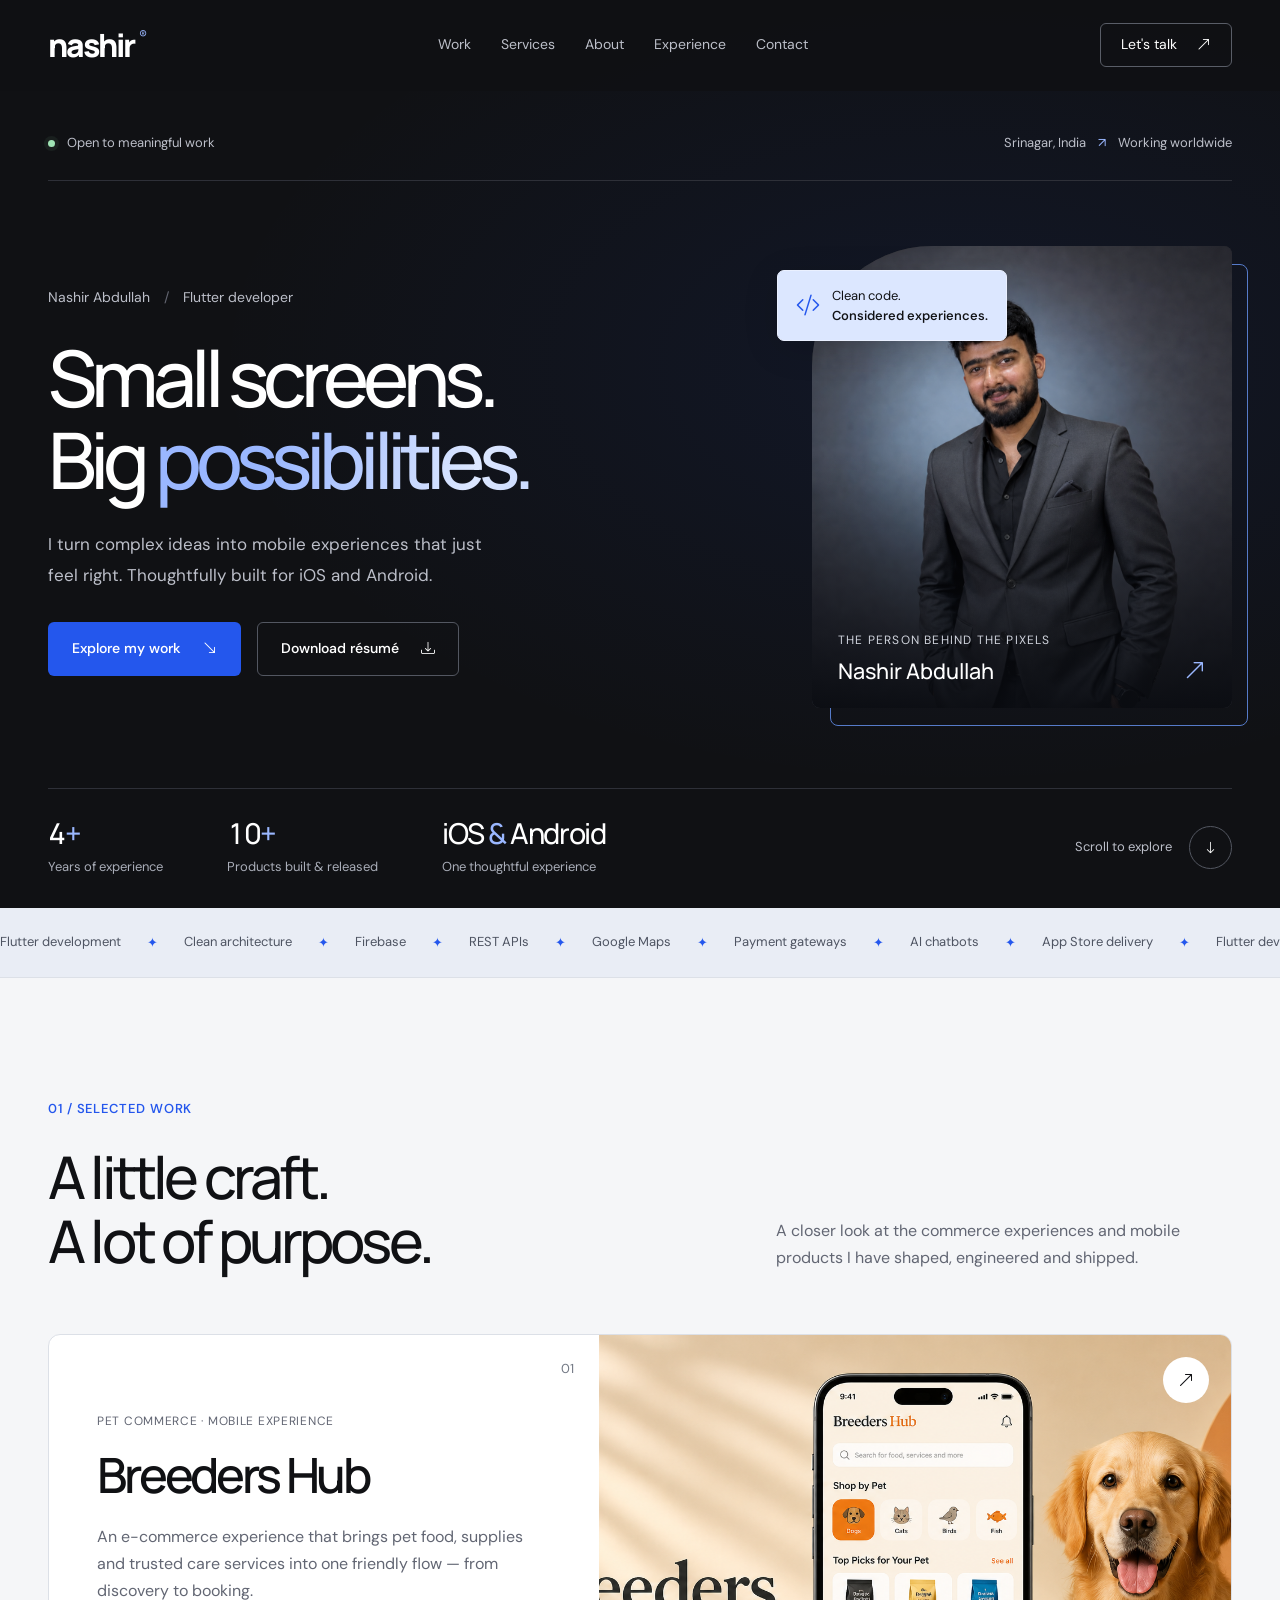
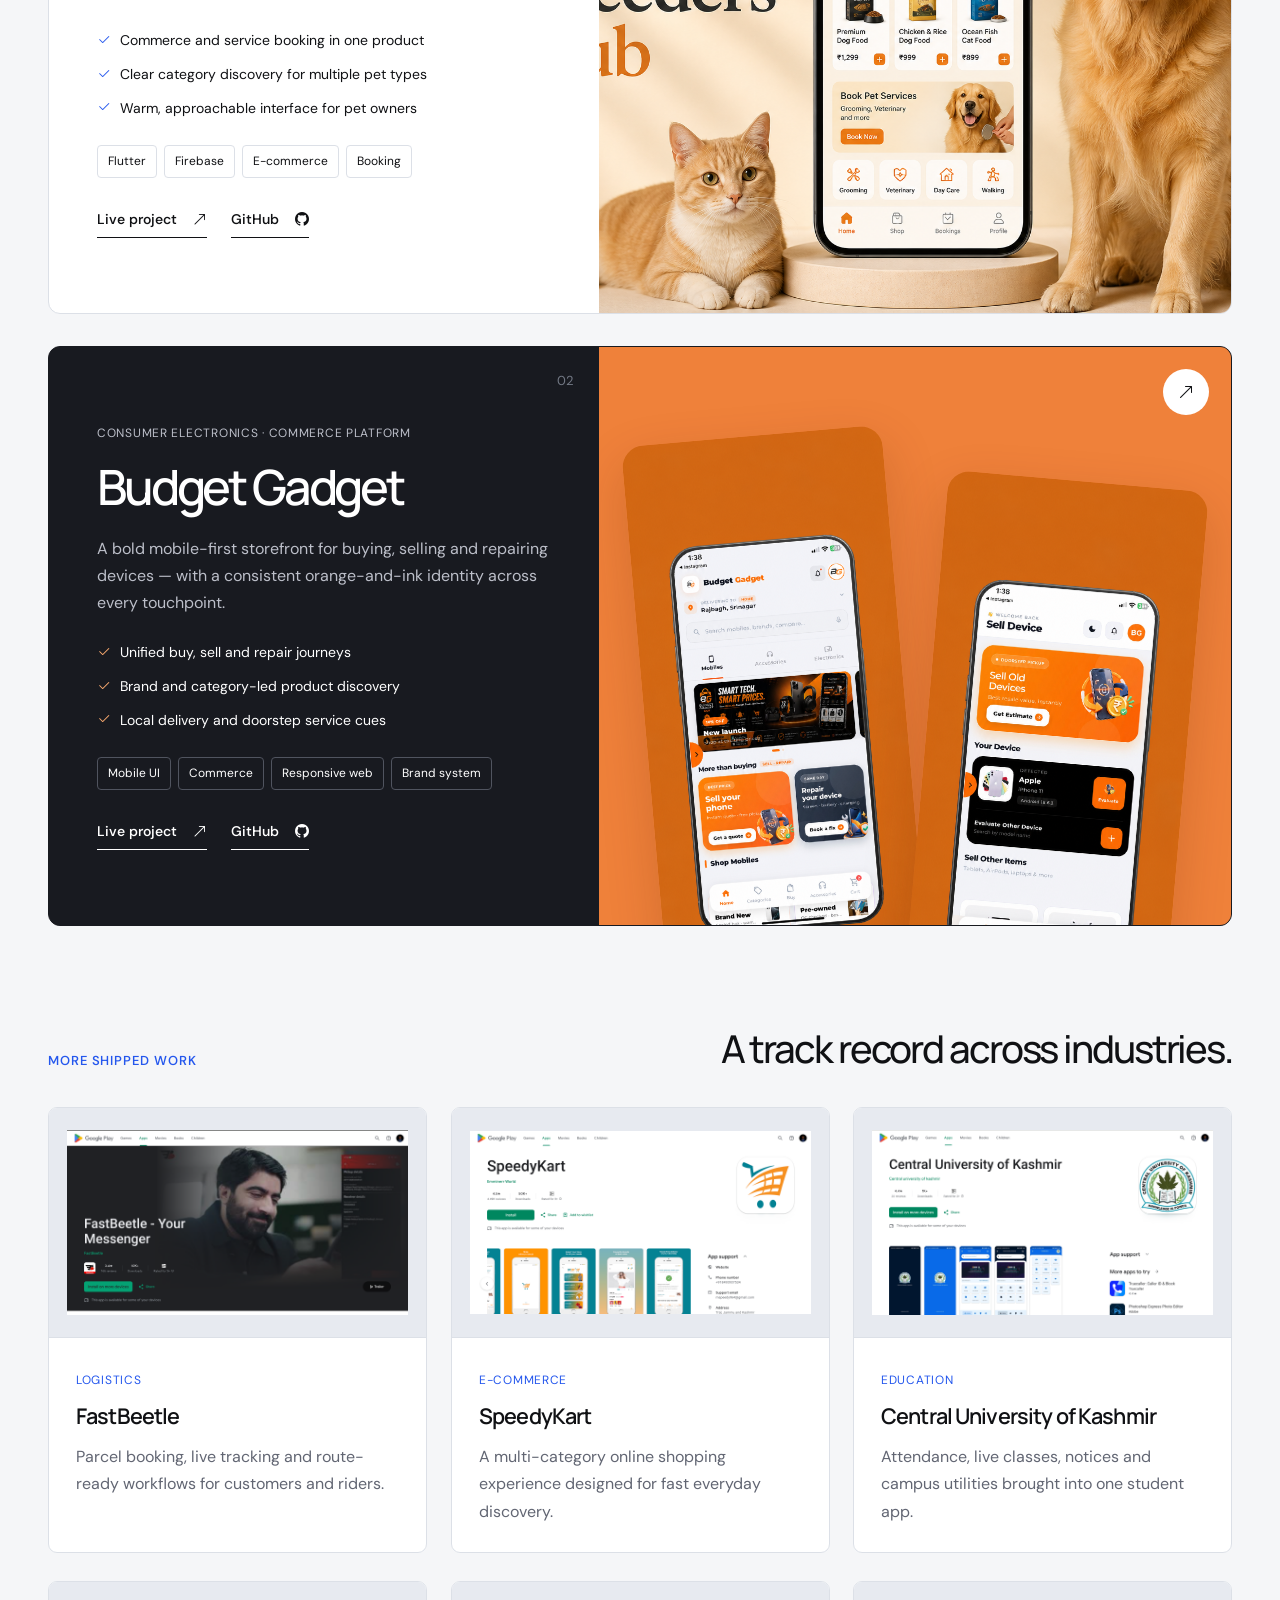
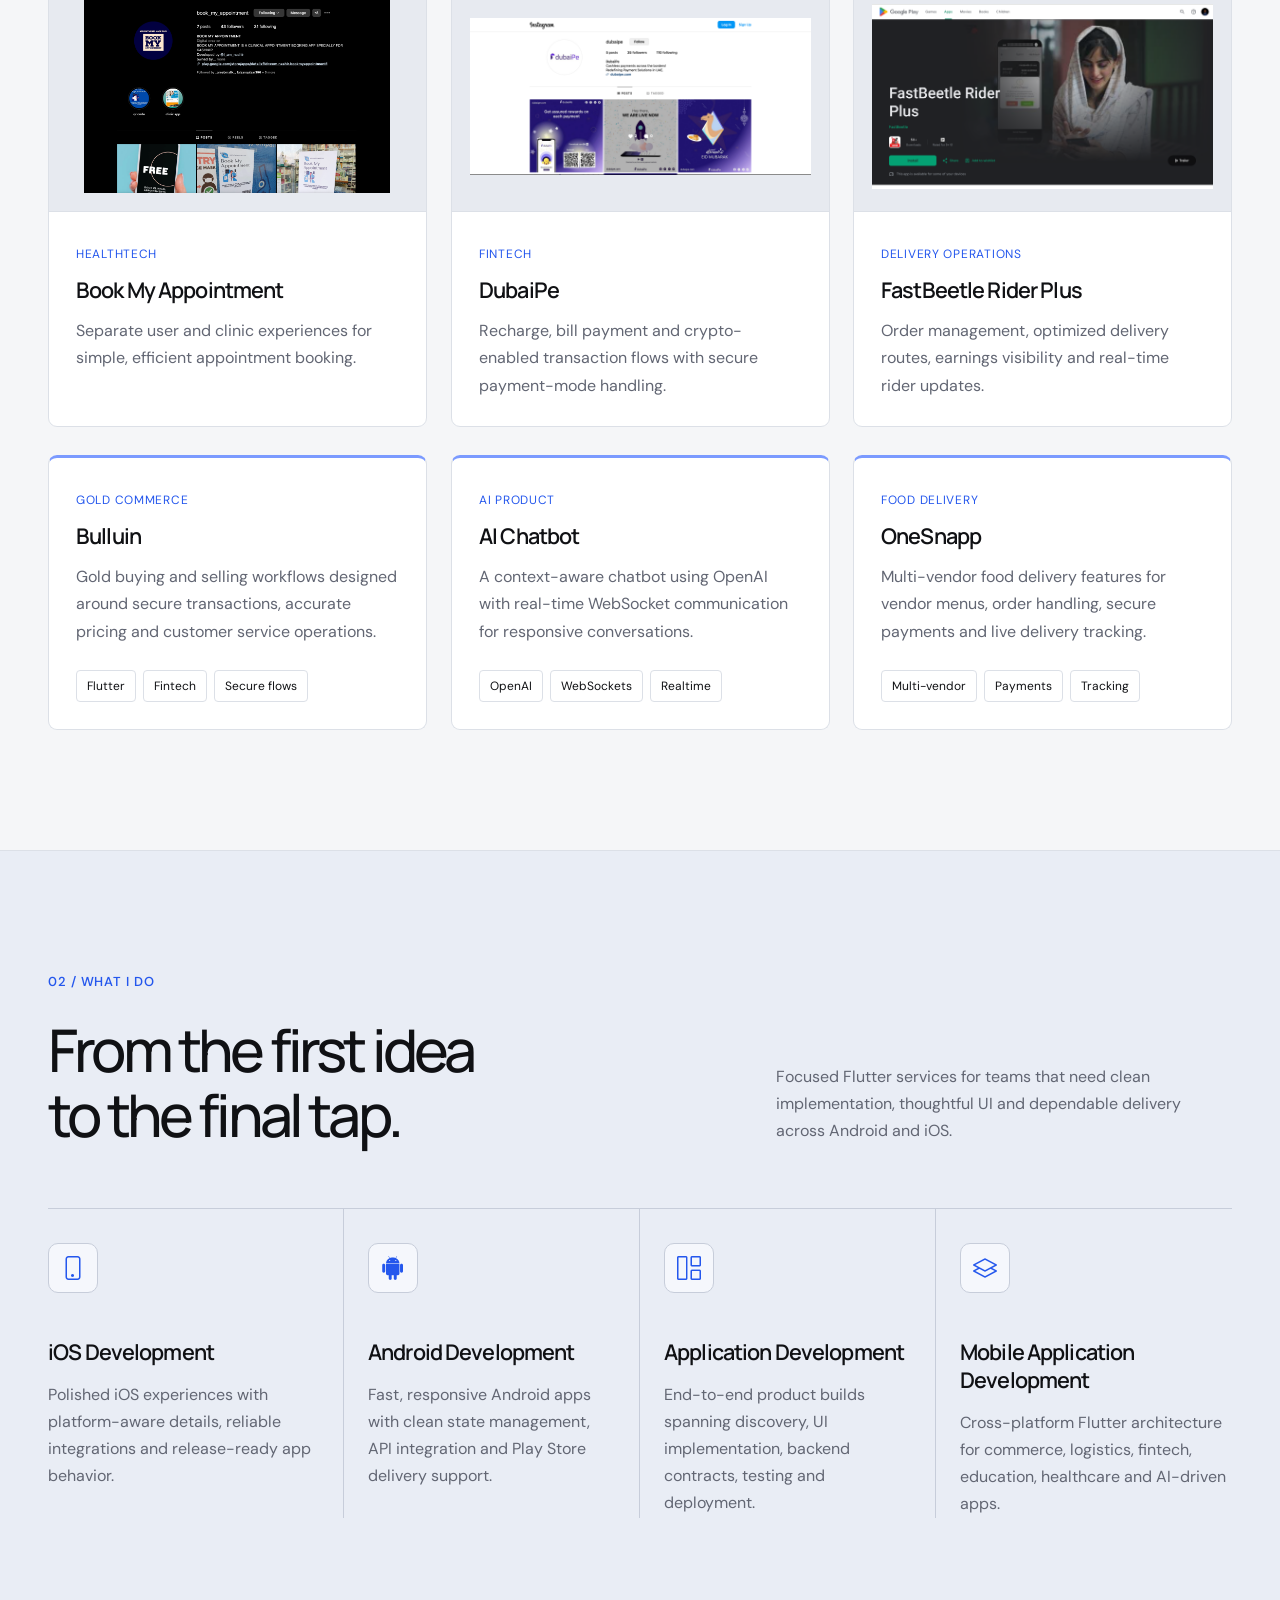
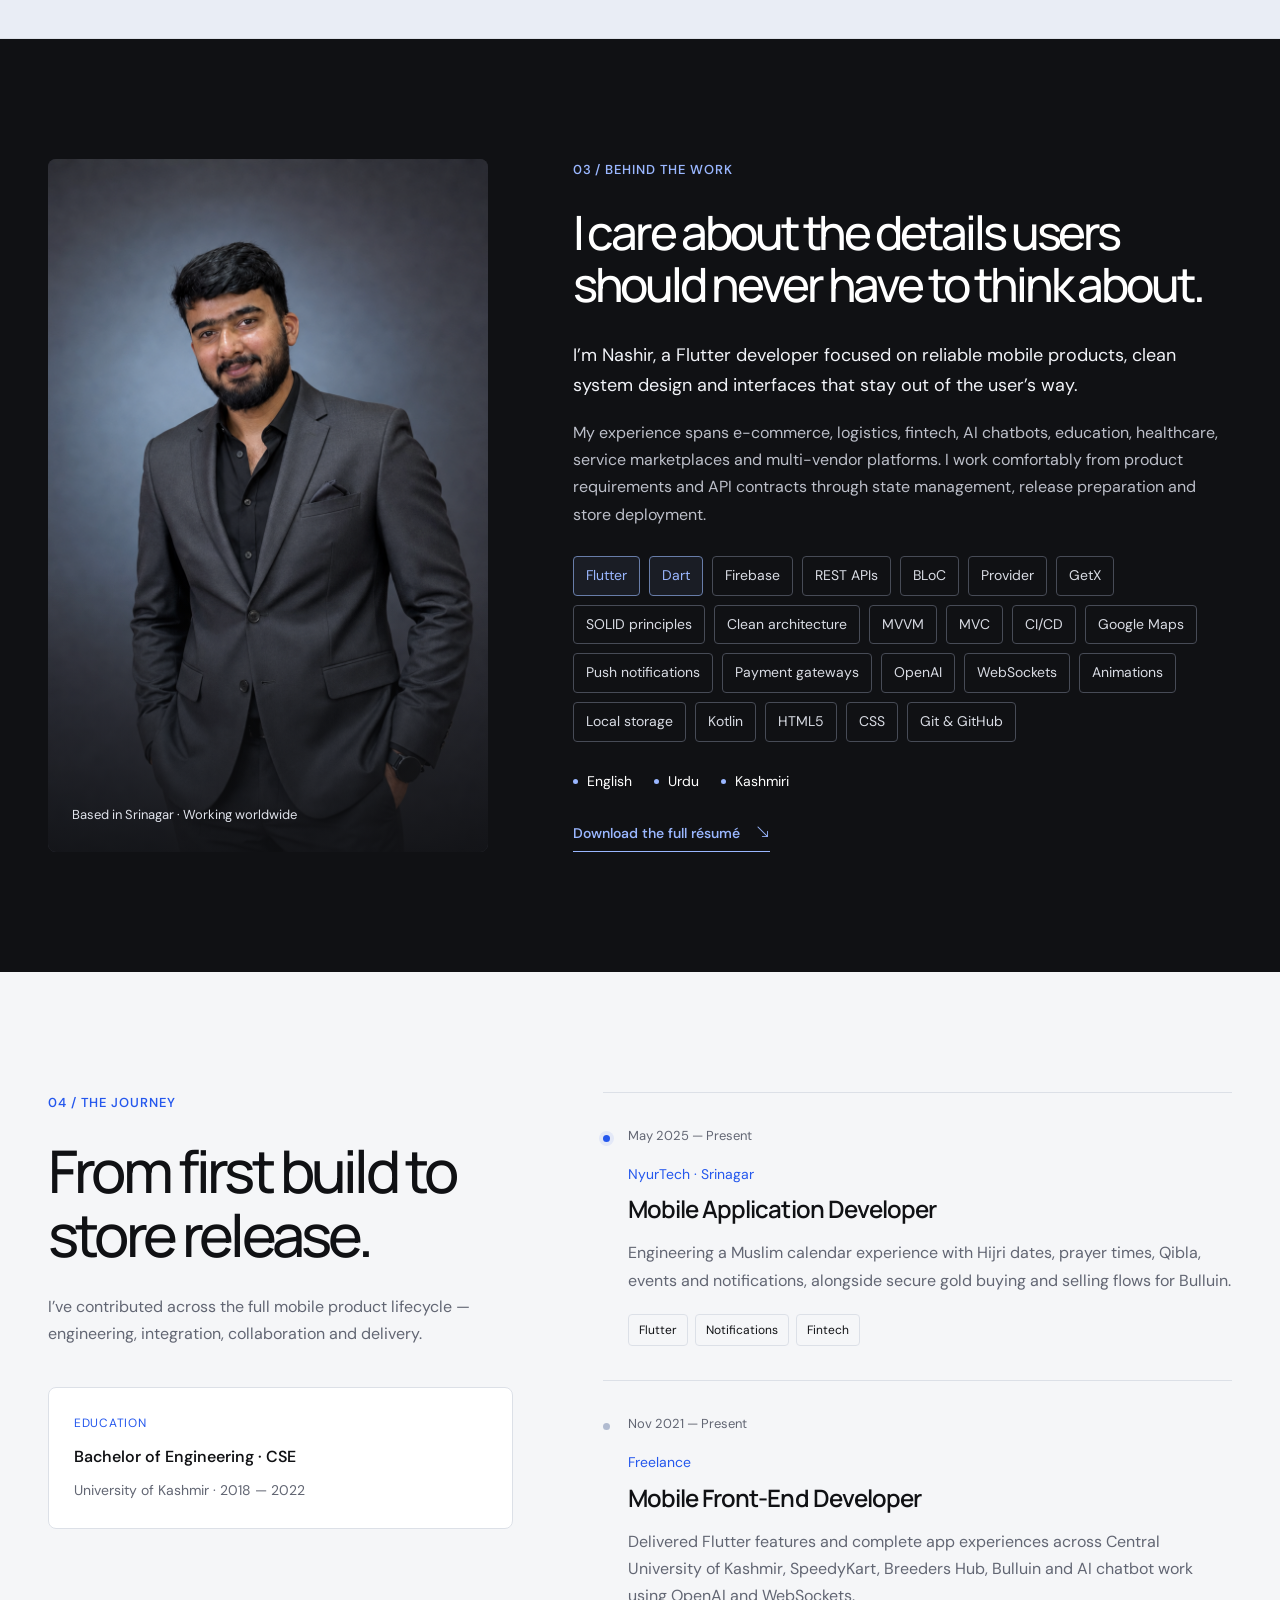
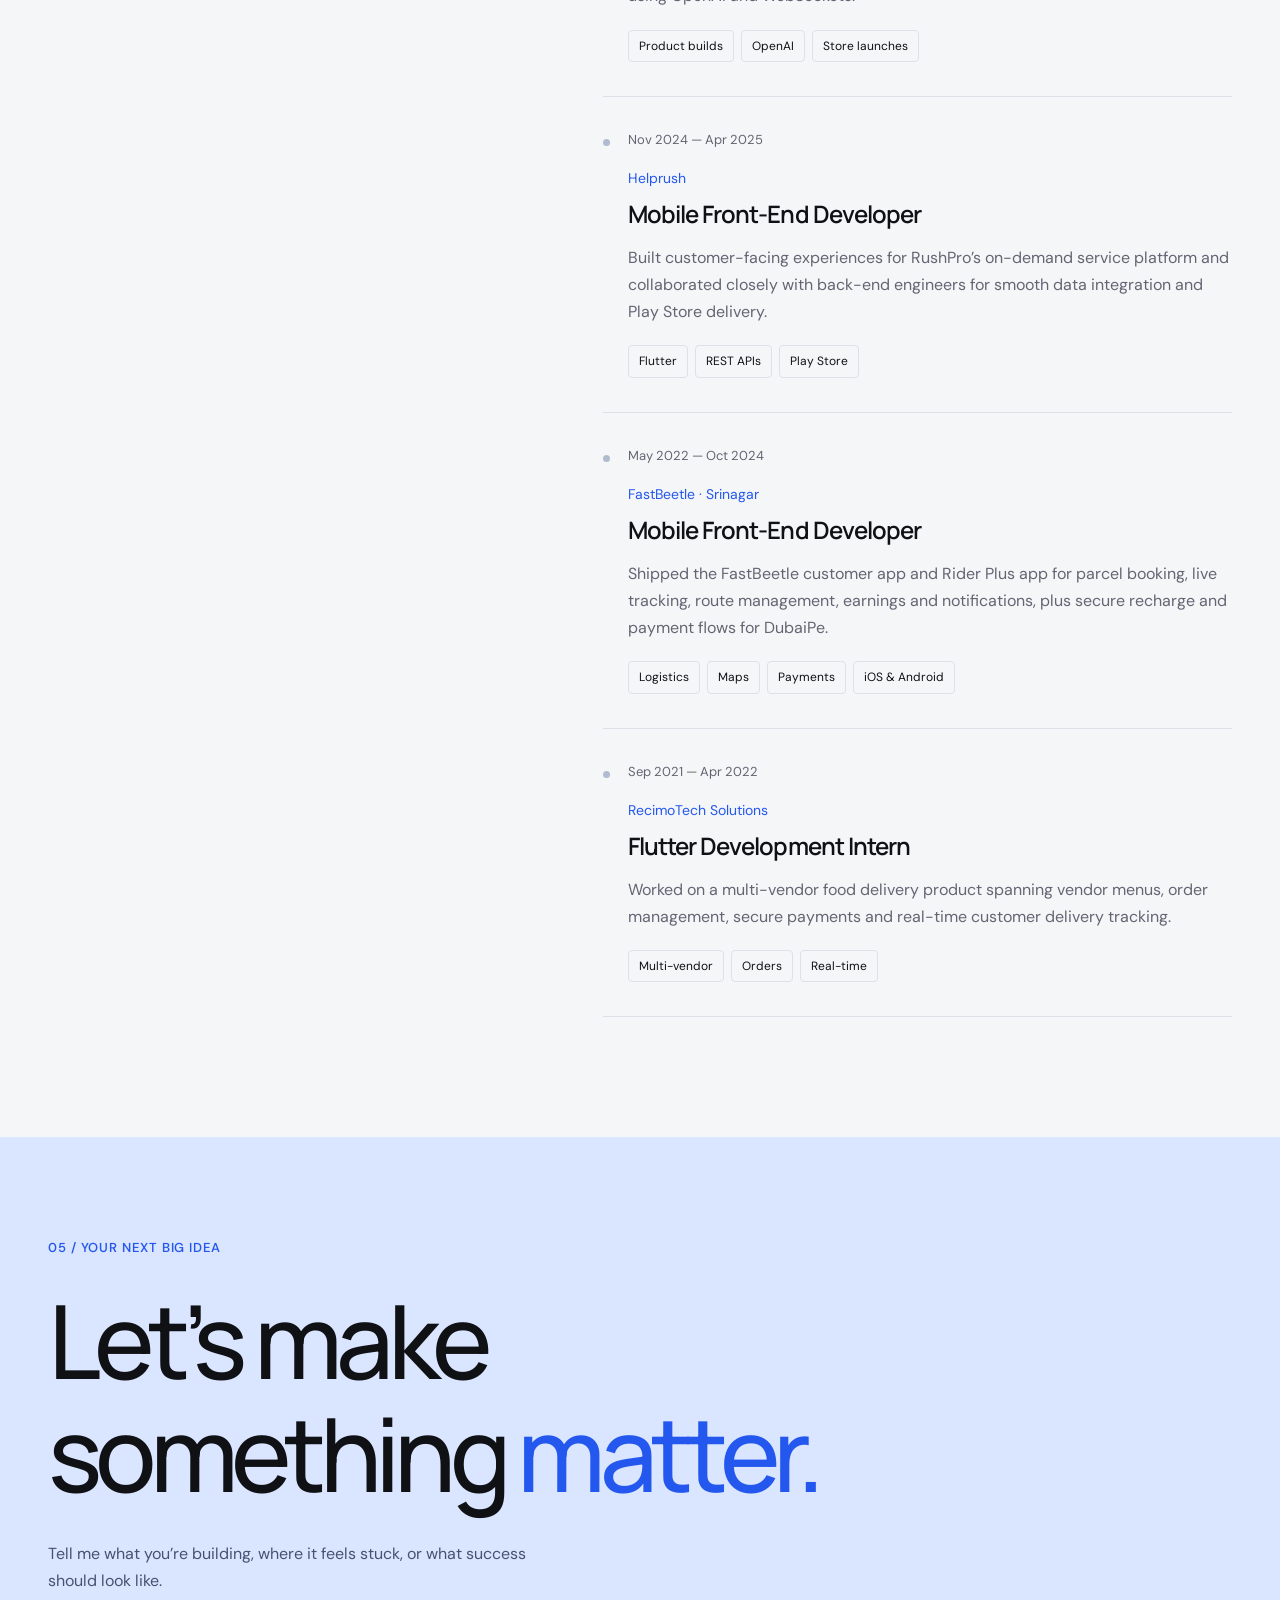
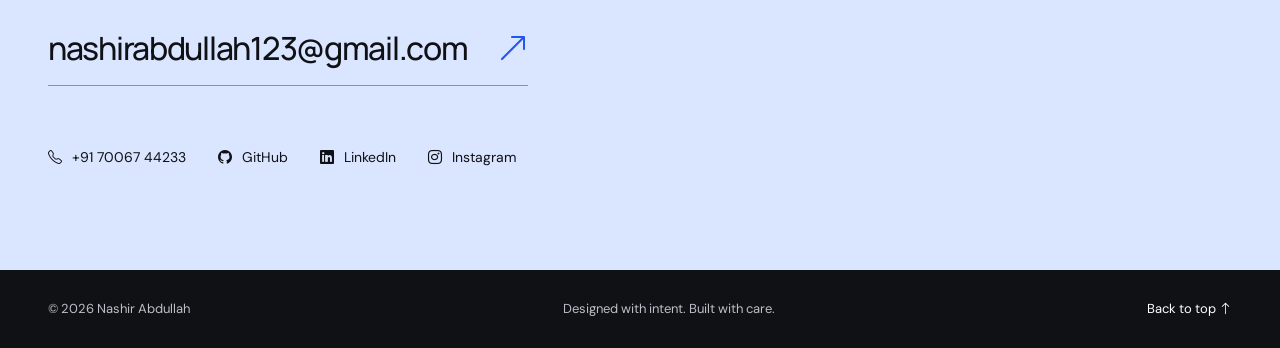
<file: index.html>
<!doctype html>
<html lang="en">
<head>
  <meta charset="utf-8">
  <meta name="viewport" content="width=device-width, initial-scale=1">
  <title>Nashir Abdullah — Mobile Application Developer (Flutter)</title>
  <meta name="description" content="Portfolio of Nashir Abdullah, a Flutter mobile application developer building polished iOS and Android products across e-commerce, logistics, fintech, education, service platforms and AI.">
  <meta name="keywords" content="Nashir Abdullah, Flutter developer, mobile app developer, Dart, Firebase, Srinagar">
  <meta name="theme-color" content="#101114">
  <meta property="og:type" content="website">
  <meta property="og:title" content="Nashir Abdullah — Mobile Application Developer (Flutter)">
  <meta property="og:description" content="Production-grade Flutter apps for iOS and Android, thoughtfully engineered and beautifully crafted.">
  <meta property="og:image" content="https://nashirdrabi.github.io/my_portfolio_bootstrap/public/og.png">
  <meta property="og:url" content="https://nashirdrabi.github.io/my_portfolio_bootstrap/">
  <meta name="twitter:card" content="summary_large_image">
  <meta name="twitter:title" content="Nashir Abdullah — Mobile Application Developer (Flutter)">
  <meta name="twitter:description" content="Production-grade Flutter apps for iOS and Android, thoughtfully engineered and beautifully crafted.">
  <meta name="twitter:image" content="https://nashirdrabi.github.io/my_portfolio_bootstrap/public/og.png">
  <link rel="preconnect" href="https://fonts.googleapis.com">
  <link rel="preconnect" href="https://fonts.gstatic.com" crossorigin>
  <link href="https://fonts.googleapis.com/css2?family=DM+Sans:wght@400;450;500;550;600;650;700&amp;family=Manrope:wght@400;500;600;650;700;800&amp;display=swap" rel="stylesheet">
  <link href="assets/vendor/bootstrap-icons/bootstrap-icons.css" rel="stylesheet">
  <link href="assets/css/portfolio.css" rel="stylesheet">
  <link rel="icon" href="assets/img/nashir-favicon.ico" sizes="any">
  <link rel="icon" href="assets/img/nashir-favicon-32.png" type="image/png" sizes="32x32">
  <link rel="icon" href="assets/img/nashir-favicon.svg" type="image/svg+xml" sizes="any">
  <link rel="apple-touch-icon" href="assets/img/nashir-apple-touch-icon.png" sizes="180x180">
</head>
<body>
  <div class="reading-progress" aria-hidden="true"></div>
  <a class="skip-link" href="#main">Skip to content</a>
  <header class="site-header" id="site-header">
    <div class="shell nav-shell">
      <a class="brand" href="#home" aria-label="Nashir Abdullah home">nashir<span>®</span></a>
      <nav class="site-nav" id="site-nav" aria-label="Main navigation">
        <a href="#work">Work</a><a href="#services">Services</a><a href="#about">About</a><a href="#experience">Experience</a><a href="#contact">Contact</a>
      </nav>
      <a class="nav-cta" href="mailto:nashirabdullah123@gmail.com">Let's talk <i class="bi bi-arrow-up-right"></i></a>
      <button class="nav-toggle" type="button" aria-controls="site-nav" aria-expanded="false" aria-label="Open menu"><span></span><span></span></button>
    </div>
  </header>

  <main id="main">
    <section class="hero" id="home" aria-labelledby="hero-title">
      <div class="shell">
        <div class="hero-topline"><p><span class="status-dot"></span> Open to meaningful work</p><p>Srinagar, India <span class="location-mark">↗</span> Working worldwide</p></div>
        <div class="hero-grid">
          <div class="hero-copy">
            <p class="eyebrow">Nashir Abdullah <span>/</span> Flutter developer</p>
            <h1 id="hero-title"><span class="hero-line">Small screens.</span><span class="hero-line">Big <em>possibilities.</em></span></h1>
            <p class="hero-lede">I turn complex ideas into mobile experiences that just feel right. Thoughtfully built for iOS and Android.</p>
            <div class="hero-actions">
              <a class="button button-primary" href="#work">Explore my work <i class="bi bi-arrow-down-right" aria-hidden="true"></i></a>
              <a class="button button-ghost" href="assets/Nashir-Abdullah-Resume.pdf" download>Download résumé <i class="bi bi-download" aria-hidden="true"></i></a>
            </div>
          </div>
          <div class="hero-portrait">
            <div class="portrait-frame">
              <img src="assets/img/nashir-charcoal-portrait.png" alt="Nashir Abdullah" width="1122" height="1402" fetchpriority="high">
              <div class="portrait-caption"><span>THE PERSON BEHIND THE PIXELS</span><strong>Nashir Abdullah <i class="bi bi-arrow-up-right" aria-hidden="true"></i></strong></div>
            </div>
            <div class="portrait-note"><i class="bi bi-code-slash" aria-hidden="true"></i><span>Clean code.<br><strong>Considered experiences.</strong></span></div>
          </div>
        </div>
        <div class="hero-bottom">
          <div class="hero-proof" aria-label="Career highlights">
            <div><strong aria-label="4 plus"><span class="stat-number" data-count="4" aria-hidden="true">4</span><span aria-hidden="true">+</span></strong><span>Years of experience</span></div>
            <div><strong aria-label="10 plus"><span class="stat-number" data-count="10" aria-hidden="true">10</span><span aria-hidden="true">+</span></strong><span>Products built &amp; released</span></div>
            <div><strong>iOS <span>&amp;</span> Android</strong><span>One thoughtful experience</span></div>
          </div>
          <a class="scroll-cue" href="#work"><span>Scroll to explore</span><i class="bi bi-arrow-down" aria-hidden="true"></i></a>
        </div>
      </div>
    </section>

    <div class="ticker" aria-label="Core capabilities"><div class="ticker-track">
      <div class="ticker-group"><span>Flutter development</span><i aria-hidden="true">✦</i><span>Clean architecture</span><i aria-hidden="true">✦</i><span>Firebase</span><i aria-hidden="true">✦</i><span>REST APIs</span><i aria-hidden="true">✦</i><span>Google Maps</span><i aria-hidden="true">✦</i><span>Payment gateways</span><i aria-hidden="true">✦</i><span>AI chatbots</span><i aria-hidden="true">✦</i><span>App Store delivery</span><i aria-hidden="true">✦</i></div>
      <div class="ticker-group ticker-copy" aria-hidden="true"><span>Flutter development</span><i aria-hidden="true">✦</i><span>Clean architecture</span><i aria-hidden="true">✦</i><span>Firebase</span><i aria-hidden="true">✦</i><span>REST APIs</span><i aria-hidden="true">✦</i><span>Google Maps</span><i aria-hidden="true">✦</i><span>Payment gateways</span><i aria-hidden="true">✦</i><span>AI chatbots</span><i aria-hidden="true">✦</i><span>App Store delivery</span><i aria-hidden="true">✦</i></div>
    </div></div>

    <section class="section work-section" id="work">
      <div class="shell">
        <div class="section-heading">
          <p class="section-kicker">01 / Selected work</p><h2>A little craft.<br>A lot of purpose.</h2>
          <p>A closer look at the commerce experiences and mobile products I have shaped, engineered and shipped.</p>
        </div>

        <article class="featured-project breeders-project">
          <div class="project-copy">
            <div class="project-index">01</div><p class="project-type">Pet commerce · Mobile experience</p><h3>Breeders Hub</h3>
            <p>An e-commerce experience that brings pet food, supplies and trusted care services into one friendly flow — from discovery to booking.</p>
            <ul class="project-outcomes">
              <li><i class="bi bi-check2"></i> Commerce and service booking in one product</li>
              <li><i class="bi bi-check2"></i> Clear category discovery for multiple pet types</li>
              <li><i class="bi bi-check2"></i> Warm, approachable interface for pet owners</li>
            </ul>
            <div class="tag-row"><span>Flutter</span><span>Firebase</span><span>E-commerce</span><span>Booking</span></div>
            <div class="project-links">
              <a href="https://nashirdrabi.github.io/breeders_webiste/" target="_blank" rel="noopener">Live project <i class="bi bi-arrow-up-right"></i></a>
              <a href="https://github.com/nashirdrabi/breeders_webiste" target="_blank" rel="noopener">GitHub <i class="bi bi-github"></i></a>
            </div>
          </div>
          <a class="project-visual breeders-visual" href="https://nashirdrabi.github.io/breeders_webiste/" target="_blank" rel="noopener" aria-label="Open Breeders Hub live project">
            <img src="assets/img/projects/breeders-hub.png" alt="Breeders Hub pet-commerce mobile app concept with dog and cat" loading="lazy"><span class="visual-arrow"><i class="bi bi-arrow-up-right"></i></span>
          </a>
        </article>

        <article class="featured-project budget-project">
          <div class="project-copy">
            <div class="project-index">02</div><p class="project-type">Consumer electronics · Commerce platform</p><h3>Budget Gadget</h3>
            <p>A bold mobile-first storefront for buying, selling and repairing devices — with a consistent orange-and-ink identity across every touchpoint.</p>
            <ul class="project-outcomes">
              <li><i class="bi bi-check2"></i> Unified buy, sell and repair journeys</li>
              <li><i class="bi bi-check2"></i> Brand and category-led product discovery</li>
              <li><i class="bi bi-check2"></i> Local delivery and doorstep service cues</li>
            </ul>
            <div class="tag-row"><span>Mobile UI</span><span>Commerce</span><span>Responsive web</span><span>Brand system</span></div>
            <div class="project-links">
              <a href="https://nashirdrabi.github.io/budget_gadget_website/" target="_blank" rel="noopener">Live project <i class="bi bi-arrow-up-right"></i></a>
              <a href="https://github.com/nashirdrabi/budget_gadget_website" target="_blank" rel="noopener">GitHub <i class="bi bi-github"></i></a>
            </div>
          </div>
          <a class="project-visual budget-visual" href="https://nashirdrabi.github.io/budget_gadget_website/" target="_blank" rel="noopener" aria-label="Open Budget Gadget live project">
            <img class="phone-one" src="assets/img/projects/budget-gadget-shop.png" alt="Budget Gadget mobile shopping interface" loading="lazy">
            <img class="phone-two" src="assets/img/projects/budget-gadget-sell.png" alt="Budget Gadget sell-device interface" loading="lazy">
            <span class="visual-arrow"><i class="bi bi-arrow-up-right"></i></span>
          </a>
        </article>

        <div class="more-work-heading"><p class="section-kicker">More shipped work</p><h3>A track record across industries.</h3></div>
        <div class="project-grid">
          <article class="project-card"><div class="card-image"><img src="assets/img/fastbeetle.png" alt="FastBeetle delivery app listing" loading="lazy"></div><div class="card-body"><span>Logistics</span><h4>FastBeetle</h4><p>Parcel booking, live tracking and route-ready workflows for customers and riders.</p></div></article>
          <article class="project-card"><div class="card-image"><img src="assets/img/speedykart.png" alt="SpeedyKart shopping app listing" loading="lazy"></div><div class="card-body"><span>E-commerce</span><h4>SpeedyKart</h4><p>A multi-category online shopping experience designed for fast everyday discovery.</p></div></article>
          <article class="project-card"><div class="card-image"><img src="assets/img/university.png" alt="Central University of Kashmir app listing" loading="lazy"></div><div class="card-body"><span>Education</span><h4>Central University of Kashmir</h4><p>Attendance, live classes, notices and campus utilities brought into one student app.</p></div></article>
          <article class="project-card"><div class="card-image"><img src="assets/img/bma.png" alt="Book My Appointment clinical booking product" loading="lazy"></div><div class="card-body"><span>Healthtech</span><h4>Book My Appointment</h4><p>Separate user and clinic experiences for simple, efficient appointment booking.</p></div></article>
          <article class="project-card"><div class="card-image"><img src="assets/img/dubaipe.png" alt="DubaiPe digital payment app" loading="lazy"></div><div class="card-body"><span>Fintech</span><h4>DubaiPe</h4><p>Recharge, bill payment and crypto-enabled transaction flows with secure payment-mode handling.</p></div></article>
          <article class="project-card"><div class="card-image"><img src="assets/img/rider.png" alt="FastBeetle Rider Plus delivery partner app" loading="lazy"></div><div class="card-body"><span>Delivery operations</span><h4>FastBeetle Rider Plus</h4><p>Order management, optimized delivery routes, earnings visibility and real-time rider updates.</p></div></article>
          <article class="project-card text-project-card"><div class="card-body"><span>Gold commerce</span><h4>Bulluin</h4><p>Gold buying and selling workflows designed around secure transactions, accurate pricing and customer service operations.</p><div class="tag-row"><span>Flutter</span><span>Fintech</span><span>Secure flows</span></div></div></article>
          <article class="project-card text-project-card"><div class="card-body"><span>AI product</span><h4>AI Chatbot</h4><p>A context-aware chatbot using OpenAI with real-time WebSocket communication for responsive conversations.</p><div class="tag-row"><span>OpenAI</span><span>WebSockets</span><span>Realtime</span></div></div></article>
          <article class="project-card text-project-card"><div class="card-body"><span>Food delivery</span><h4>OneSnapp</h4><p>Multi-vendor food delivery features for vendor menus, order handling, secure payments and live delivery tracking.</p><div class="tag-row"><span>Multi-vendor</span><span>Payments</span><span>Tracking</span></div></div></article>
        </div>
      </div>
    </section>

    <section class="section services-section" id="services">
      <div class="shell">
        <div class="section-heading">
          <p class="section-kicker">02 / What I do</p><h2>From the first idea<br>to the final tap.</h2>
          <p>Focused Flutter services for teams that need clean implementation, thoughtful UI and dependable delivery across Android and iOS.</p>
        </div>
        <div class="service-grid">
          <article class="service-card"><i class="bi bi-phone"></i><h3>iOS Development</h3><p>Polished iOS experiences with platform-aware details, reliable integrations and release-ready app behavior.</p></article>
          <article class="service-card"><i class="bi bi-android2"></i><h3>Android Development</h3><p>Fast, responsive Android apps with clean state management, API integration and Play Store delivery support.</p></article>
          <article class="service-card"><i class="bi bi-grid-1x2"></i><h3>Application Development</h3><p>End-to-end product builds spanning discovery, UI implementation, backend contracts, testing and deployment.</p></article>
          <article class="service-card"><i class="bi bi-layers"></i><h3>Mobile Application Development</h3><p>Cross-platform Flutter architecture for commerce, logistics, fintech, education, healthcare and AI-driven apps.</p></article>
        </div>
      </div>
    </section>

    <section class="section about-section" id="about">
      <div class="shell about-grid">
        <div class="about-photo"><img src="assets/img/nashir-charcoal-portrait.png" alt="Nashir Abdullah in a charcoal suit and black shirt against a slate-blue studio background" width="1122" height="1402" loading="lazy"><span>Based in Srinagar · Working worldwide</span></div>
        <div class="about-copy">
          <p class="section-kicker">03 / Behind the work</p><h2>I care about the details users should never have to think about.</h2>
          <p class="about-lead">I’m Nashir, a Flutter developer focused on reliable mobile products, clean system design and interfaces that stay out of the user’s way.</p>
          <p>My experience spans e-commerce, logistics, fintech, AI chatbots, education, healthcare, service marketplaces and multi-vendor platforms. I work comfortably from product requirements and API contracts through state management, release preparation and store deployment.</p>
          <div class="skill-cloud" aria-label="Skills"><span>Flutter</span><span>Dart</span><span>Firebase</span><span>REST APIs</span><span>BLoC</span><span>Provider</span><span>GetX</span><span>SOLID principles</span><span>Clean architecture</span><span>MVVM</span><span>MVC</span><span>CI/CD</span><span>Google Maps</span><span>Push notifications</span><span>Payment gateways</span><span>OpenAI</span><span>WebSockets</span><span>Animations</span><span>Local storage</span><span>Kotlin</span><span>HTML5</span><span>CSS</span><span>Git &amp; GitHub</span></div>
          <div class="language-row" aria-label="Languages"><span>English</span><span>Urdu</span><span>Kashmiri</span></div>
          <a class="text-link" href="assets/Nashir-Abdullah-Resume.pdf" download>Download the full résumé <i class="bi bi-arrow-down-right"></i></a>
        </div>
      </div>
    </section>

    <section class="section experience-section" id="experience">
      <div class="shell experience-layout">
        <div class="experience-intro">
          <p class="section-kicker">04 / The journey</p><h2>From first build to store release.</h2><p>I’ve contributed across the full mobile product lifecycle — engineering, integration, collaboration and delivery.</p>
          <div class="education-card"><span>Education</span><strong>Bachelor of Engineering · CSE</strong><p>University of Kashmir · 2018 — 2022</p></div>
        </div>
        <div class="timeline">
          <article class="timeline-item"><div class="timeline-date">May 2025 — Present</div><div><p>NyurTech · Srinagar</p><h3>Mobile Application Developer</h3><p>Engineering a Muslim calendar experience with Hijri dates, prayer times, Qibla, events and notifications, alongside secure gold buying and selling flows for Bulluin.</p><div class="mini-tags"><span>Flutter</span><span>Notifications</span><span>Fintech</span></div></div></article>
          <article class="timeline-item"><div class="timeline-date">Nov 2021 — Present</div><div><p>Freelance</p><h3>Mobile Front-End Developer</h3><p>Delivered Flutter features and complete app experiences across Central University of Kashmir, SpeedyKart, Breeders Hub, Bulluin and AI chatbot work using OpenAI and WebSockets.</p><div class="mini-tags"><span>Product builds</span><span>OpenAI</span><span>Store launches</span></div></div></article>
          <article class="timeline-item"><div class="timeline-date">Nov 2024 — Apr 2025</div><div><p>Helprush</p><h3>Mobile Front-End Developer</h3><p>Built customer-facing experiences for RushPro’s on-demand service platform and collaborated closely with back-end engineers for smooth data integration and Play Store delivery.</p><div class="mini-tags"><span>Flutter</span><span>REST APIs</span><span>Play Store</span></div></div></article>
          <article class="timeline-item"><div class="timeline-date">May 2022 — Oct 2024</div><div><p>FastBeetle · Srinagar</p><h3>Mobile Front-End Developer</h3><p>Shipped the FastBeetle customer app and Rider Plus app for parcel booking, live tracking, route management, earnings and notifications, plus secure recharge and payment flows for DubaiPe.</p><div class="mini-tags"><span>Logistics</span><span>Maps</span><span>Payments</span><span>iOS &amp; Android</span></div></div></article>
          <article class="timeline-item"><div class="timeline-date">Sep 2021 — Apr 2022</div><div><p>RecimoTech Solutions</p><h3>Flutter Development Intern</h3><p>Worked on a multi-vendor food delivery product spanning vendor menus, order management, secure payments and real-time customer delivery tracking.</p><div class="mini-tags"><span>Multi-vendor</span><span>Orders</span><span>Real-time</span></div></div></article>
        </div>
      </div>
    </section>

    <section class="contact-section" id="contact"><div class="shell contact-inner">
      <p class="section-kicker">05 / Your next big idea</p><h2>Let’s make<br>something <em>matter.</em></h2><p>Tell me what you’re building, where it feels stuck, or what success should look like.</p>
      <a class="contact-email" href="mailto:nashirabdullah123@gmail.com">nashirabdullah123@gmail.com <i class="bi bi-arrow-up-right"></i></a>
      <div class="contact-meta"><a href="tel:+917006744233"><i class="bi bi-telephone"></i> +91 70067 44233</a><a href="https://github.com/nashirdrabi" target="_blank" rel="noopener"><i class="bi bi-github"></i> GitHub</a><a href="https://www.linkedin.com/in/nashir-abdullah-133068212/" target="_blank" rel="noopener"><i class="bi bi-linkedin"></i> LinkedIn</a><a href="https://www.instagram.com/_nashirabdullah/" target="_blank" rel="noopener"><i class="bi bi-instagram"></i> Instagram</a></div>
    </div></section>
  </main>

  <footer class="site-footer"><div class="shell"><p>© <span id="year">2026</span> Nashir Abdullah</p><p>Designed with intent. Built with care.</p><a href="#home">Back to top <i class="bi bi-arrow-up"></i></a></div></footer>
  <script src="assets/js/main.js"></script>
  <script src="assets/js/motion.js"></script>
  <script src="assets/js/cursor.js"></script>
</body>
</html>
</file>
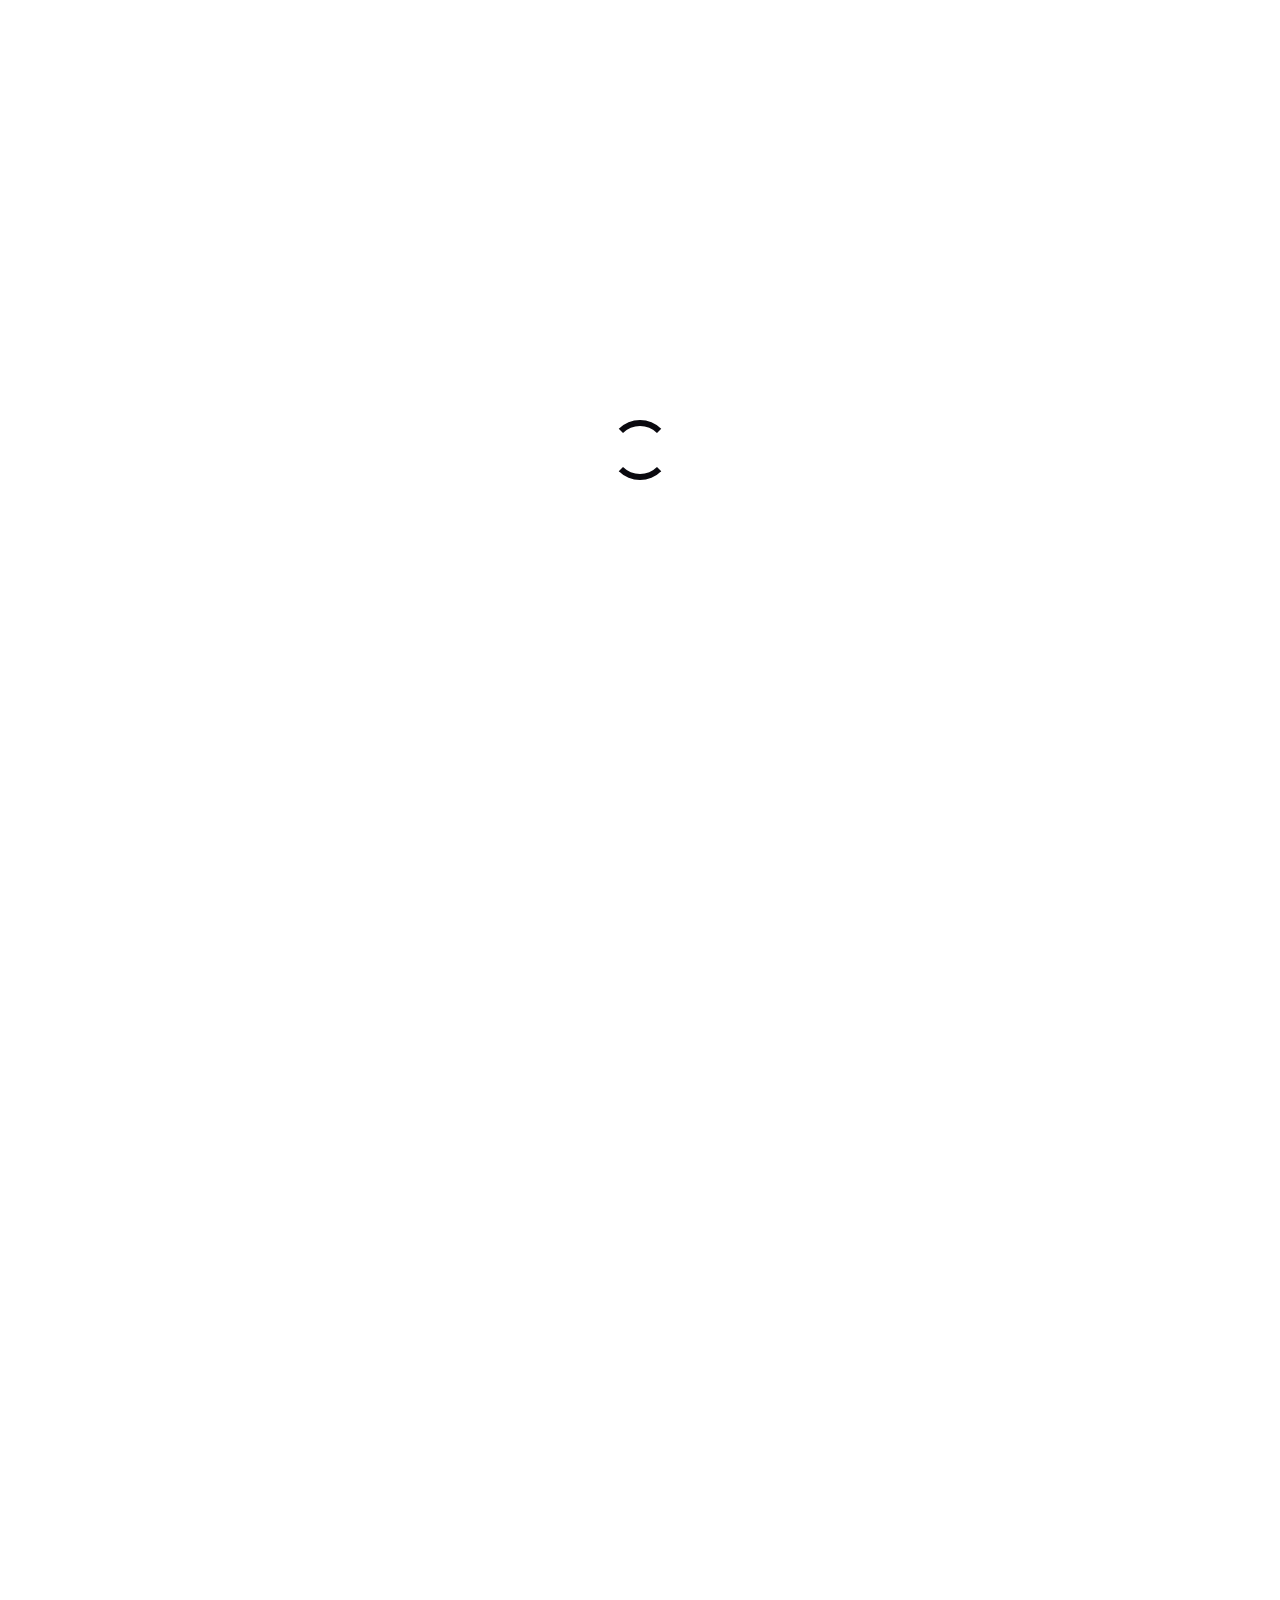
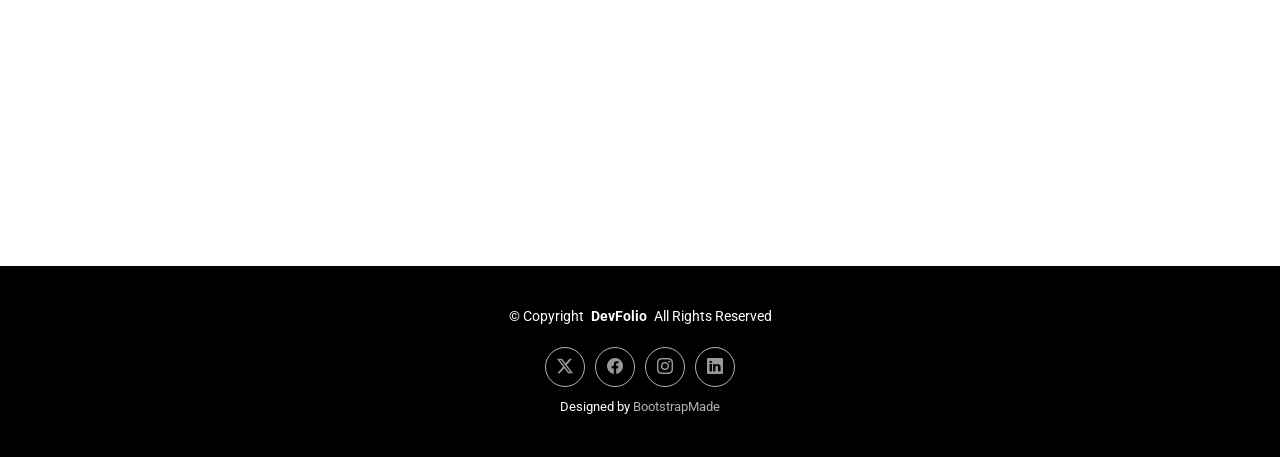
<file: portfolio-details.html>
<!DOCTYPE html>
<html lang="en">

<head>
  <meta charset="utf-8">
  <meta content="width=device-width, initial-scale=1.0" name="viewport">
  <title>Portfolio Details - DevFolio Bootstrap Template</title>
  <meta name="description" content="">
  <meta name="keywords" content="">

  <!-- Favicons -->

  <!-- Fonts -->
  <link href="https://fonts.googleapis.com" rel="preconnect">
  <link href="https://fonts.gstatic.com" rel="preconnect" crossorigin>
  <link href="https://fonts.googleapis.com/css2?family=Roboto:ital,wght@0,100;0,300;0,400;0,500;0,700;0,900;1,100;1,300;1,400;1,500;1,700;1,900&family=Poppins:ital,wght@0,100;0,200;0,300;0,400;0,500;0,600;0,700;0,800;0,900;1,100;1,200;1,300;1,400;1,500;1,600;1,700;1,800;1,900&family=Raleway:ital,wght@0,100;0,200;0,300;0,400;0,500;0,600;0,700;0,800;0,900;1,100;1,200;1,300;1,400;1,500;1,600;1,700;1,800;1,900&display=swap" rel="stylesheet">

  <!-- Vendor CSS Files -->
  <link href="assets/vendor/bootstrap/css/bootstrap.min.css" rel="stylesheet">
  <link href="assets/vendor/bootstrap-icons/bootstrap-icons.css" rel="stylesheet">
  <link href="assets/vendor/aos/aos.css" rel="stylesheet">
  <link href="assets/vendor/glightbox/css/glightbox.min.css" rel="stylesheet">
  <link href="assets/vendor/swiper/swiper-bundle.min.css" rel="stylesheet">

  <!-- Main CSS File -->
  <link href="assets/css/main.css" rel="stylesheet">

  <!-- =======================================================
  * Template Name: DevFolio
  * Template URL: https://bootstrapmade.com/devfolio-bootstrap-portfolio-html-template/
  * Updated: Aug 07 2024 with Bootstrap v5.3.3
  * Author: BootstrapMade.com
  * License: https://bootstrapmade.com/license/
  ======================================================== -->
  <link rel="icon" href="assets/img/nashir-favicon.ico" sizes="any">
  <link rel="icon" href="assets/img/nashir-favicon-32.png" type="image/png" sizes="32x32">
  <link rel="icon" href="assets/img/nashir-favicon.svg" type="image/svg+xml" sizes="any">
  <link rel="apple-touch-icon" href="assets/img/nashir-apple-touch-icon.png" sizes="180x180">
</head>

<body class="portfolio-details-page">

  <header id="header" class="header d-flex align-items-center sticky-top">
    <div class="container-fluid container-xl position-relative d-flex align-items-center justify-content-between">

      <a href="index.html" class="logo d-flex align-items-center">
        <!-- Uncomment the line below if you also wish to use an image logo -->
        <!-- <img src="assets/img/logo.png" alt=""> -->
        <h1 class="sitename">DevFolio</h1>
      </a>

      <nav id="navmenu" class="navmenu">
        <ul>
          <li><a href="#hero">Home<br></a></li>
          <li><a href="#about">About</a></li>
          <li><a href="#services">Services</a></li>
          <li><a href="#portfolio">Portfolio</a></li>
          <li class="dropdown"><a href="#"><span>Dropdown</span> <i class="bi bi-chevron-down toggle-dropdown"></i></a>
            <ul>
              <li><a href="#">Dropdown 1</a></li>
              <li class="dropdown"><a href="#"><span>Deep Dropdown</span> <i class="bi bi-chevron-down toggle-dropdown"></i></a>
                <ul>
                  <li><a href="#">Deep Dropdown 1</a></li>
                  <li><a href="#">Deep Dropdown 2</a></li>
                  <li><a href="#">Deep Dropdown 3</a></li>
                  <li><a href="#">Deep Dropdown 4</a></li>
                  <li><a href="#">Deep Dropdown 5</a></li>
                </ul>
              </li>
              <li><a href="#">Dropdown 2</a></li>
              <li><a href="#">Dropdown 3</a></li>
              <li><a href="#">Dropdown 4</a></li>
            </ul>
          </li>
          <li><a href="#contact">Contact</a></li>
        </ul>
        <i class="mobile-nav-toggle d-xl-none bi bi-list"></i>
      </nav>

    </div>
  </header>

  <main class="main">

    <!-- Page Title -->
    <div class="page-title" data-aos="fade">
      <div class="container d-lg-flex justify-content-between align-items-center">
        <h1 class="mb-2 mb-lg-0">Portfolio Details</h1>
        <nav class="breadcrumbs">
          <ol>
            <li><a href="index.html">Home</a></li>
            <li class="current">Portfolio Details</li>
          </ol>
        </nav>
      </div>
    </div><!-- End Page Title -->

    <!-- Portfolio Details Section -->
    <section id="portfolio-details" class="portfolio-details section">

      <div class="container" data-aos="fade-up">

        <div class="portfolio-details-slider swiper init-swiper">
          <script type="application/json" class="swiper-config">
            {
              "loop": true,
              "speed": 600,
              "autoplay": {
                "delay": 5000
              },
              "slidesPerView": "auto",
              "navigation": {
                "nextEl": ".swiper-button-next",
                "prevEl": ".swiper-button-prev"
              },
              "pagination": {
                "el": ".swiper-pagination",
                "type": "bullets",
                "clickable": true
              }
            }
          </script>
          <div class="swiper-wrapper align-items-center">

            <div class="swiper-slide">
              <img src="assets/img/portfolio/app-1.jpg" alt="">
            </div>

            <div class="swiper-slide">
              <img src="assets/img/portfolio/product-1.jpg" alt="">
            </div>

            <div class="swiper-slide">
              <img src="assets/img/portfolio/branding-1.jpg" alt="">
            </div>

            <div class="swiper-slide">
              <img src="assets/img/portfolio/books-1.jpg" alt="">
            </div>

          </div>
          <div class="swiper-button-prev"></div>
          <div class="swiper-button-next"></div>
          <div class="swiper-pagination"></div>
        </div>

        <div class="row justify-content-between gy-4 mt-4">

          <div class="col-lg-8" data-aos="fade-up">
            <div class="portfolio-description">
              <h2>This is an example of portfolio details</h2>
              <p>
                Autem ipsum nam porro corporis rerum. Quis eos dolorem eos itaque inventore commodi labore quia quia. Exercitationem repudiandae officiis neque suscipit non officia eaque itaque enim. Voluptatem officia accusantium nesciunt est omnis tempora consectetur dignissimos. Sequi nulla at esse enim cum deserunt eius.
              </p>
              <p>
                Amet consequatur qui dolore veniam voluptatem voluptatem sit. Non aspernatur atque natus ut cum nam et. Praesentium error dolores rerum minus sequi quia veritatis eum. Eos et doloribus doloremque nesciunt molestiae laboriosam.
              </p>

              <div class="testimonial-item">
                <p>
                  <i class="bi bi-quote quote-icon-left"></i>
                  <span>Export tempor illum tamen malis malis eram quae irure esse labore quem cillum quid cillum eram malis quorum velit fore eram velit sunt aliqua noster fugiat irure amet legam anim culpa.</span>
                  <i class="bi bi-quote quote-icon-right"></i>
                </p>
                <div>
                  <img src="assets/img/testimonials/testimonials-2.jpg" class="testimonial-img" alt="">
                  <h3>Sara Wilsson</h3>
                  <h4>Designer</h4>
                </div>
              </div>

              <p>
                Impedit ipsum quae et aliquid doloribus et voluptatem quasi. Perspiciatis occaecati earum et magnam animi. Quibusdam non qui ea vitae suscipit vitae sunt. Repudiandae incidunt cumque minus deserunt assumenda tempore. Delectus voluptas necessitatibus est.
              </p>

              <p>
                Sunt voluptatum sapiente facilis quo odio aut ipsum repellat debitis. Molestiae et autem libero. Explicabo et quod necessitatibus similique quis dolor eum. Numquam eaque praesentium rem et qui nesciunt.
              </p>

            </div>
          </div>

          <div class="col-lg-3" data-aos="fade-up" data-aos-delay="100">
            <div class="portfolio-info">
              <h3>Project information</h3>
              <ul>
                <li><strong>Category</strong> Web design</li>
                <li><strong>Client</strong> ASU Company</li>
                <li><strong>Project date</strong> 01 March, 2020</li>
                <li><strong>Project URL</strong> <a href="#">www.example.com</a></li>
                <li><a href="#" class="btn-visit align-self-start">Visit Website</a></li>
              </ul>
            </div>
          </div>

        </div>

      </div>

    </section><!-- /Portfolio Details Section -->

  </main>

  <footer id="footer" class="footer accent-background">

    <div class="container">
      <div class="copyright text-center ">
        <p>© <span>Copyright</span> <strong class="px-1 sitename">DevFolio</strong> <span>All Rights Reserved</span></p>
      </div>
      <div class="social-links d-flex justify-content-center">
        <a href=""><i class="bi bi-twitter-x"></i></a>
        <a href=""><i class="bi bi-facebook"></i></a>
        <a href="https://www.instagram.com/_nashirabdullah/" target="_blank" rel="noopener" aria-label="Instagram: @_nashirabdullah"><i class="bi bi-instagram"></i></a>
        <a href=""><i class="bi bi-linkedin"></i></a>
      </div>
      <div class="credits">
        <!-- All the links in the footer should remain intact. -->
        <!-- You can delete the links only if you've purchased the pro version. -->
        <!-- Licensing information: https://bootstrapmade.com/license/ -->
        <!-- Purchase the pro version with working PHP/AJAX contact form: [buy-url] -->
        Designed by <a href="https://bootstrapmade.com/">BootstrapMade</a>
      </div>
    </div>

  </footer>

  <!-- Scroll Top -->
  <a href="#" id="scroll-top" class="scroll-top d-flex align-items-center justify-content-center"><i class="bi bi-arrow-up-short"></i></a>

  <!-- Preloader -->
  <div id="preloader"></div>

  <!-- Vendor JS Files -->
  <script src="assets/vendor/bootstrap/js/bootstrap.bundle.min.js"></script>
  <script src="assets/vendor/php-email-form/validate.js"></script>
  <script src="assets/vendor/aos/aos.js"></script>
  <script src="assets/vendor/typed.js/typed.umd.js"></script>
  <script src="assets/vendor/waypoints/noframework.waypoints.js"></script>
  <script src="assets/vendor/purecounter/purecounter_vanilla.js"></script>
  <script src="assets/vendor/glightbox/js/glightbox.min.js"></script>
  <script src="assets/vendor/imagesloaded/imagesloaded.pkgd.min.js"></script>
  <script src="assets/vendor/isotope-layout/isotope.pkgd.min.js"></script>
  <script src="assets/vendor/swiper/swiper-bundle.min.js"></script>

  <!-- Main JS File -->
  <script src="assets/js/main.js"></script>

</body>

</html>
</file>
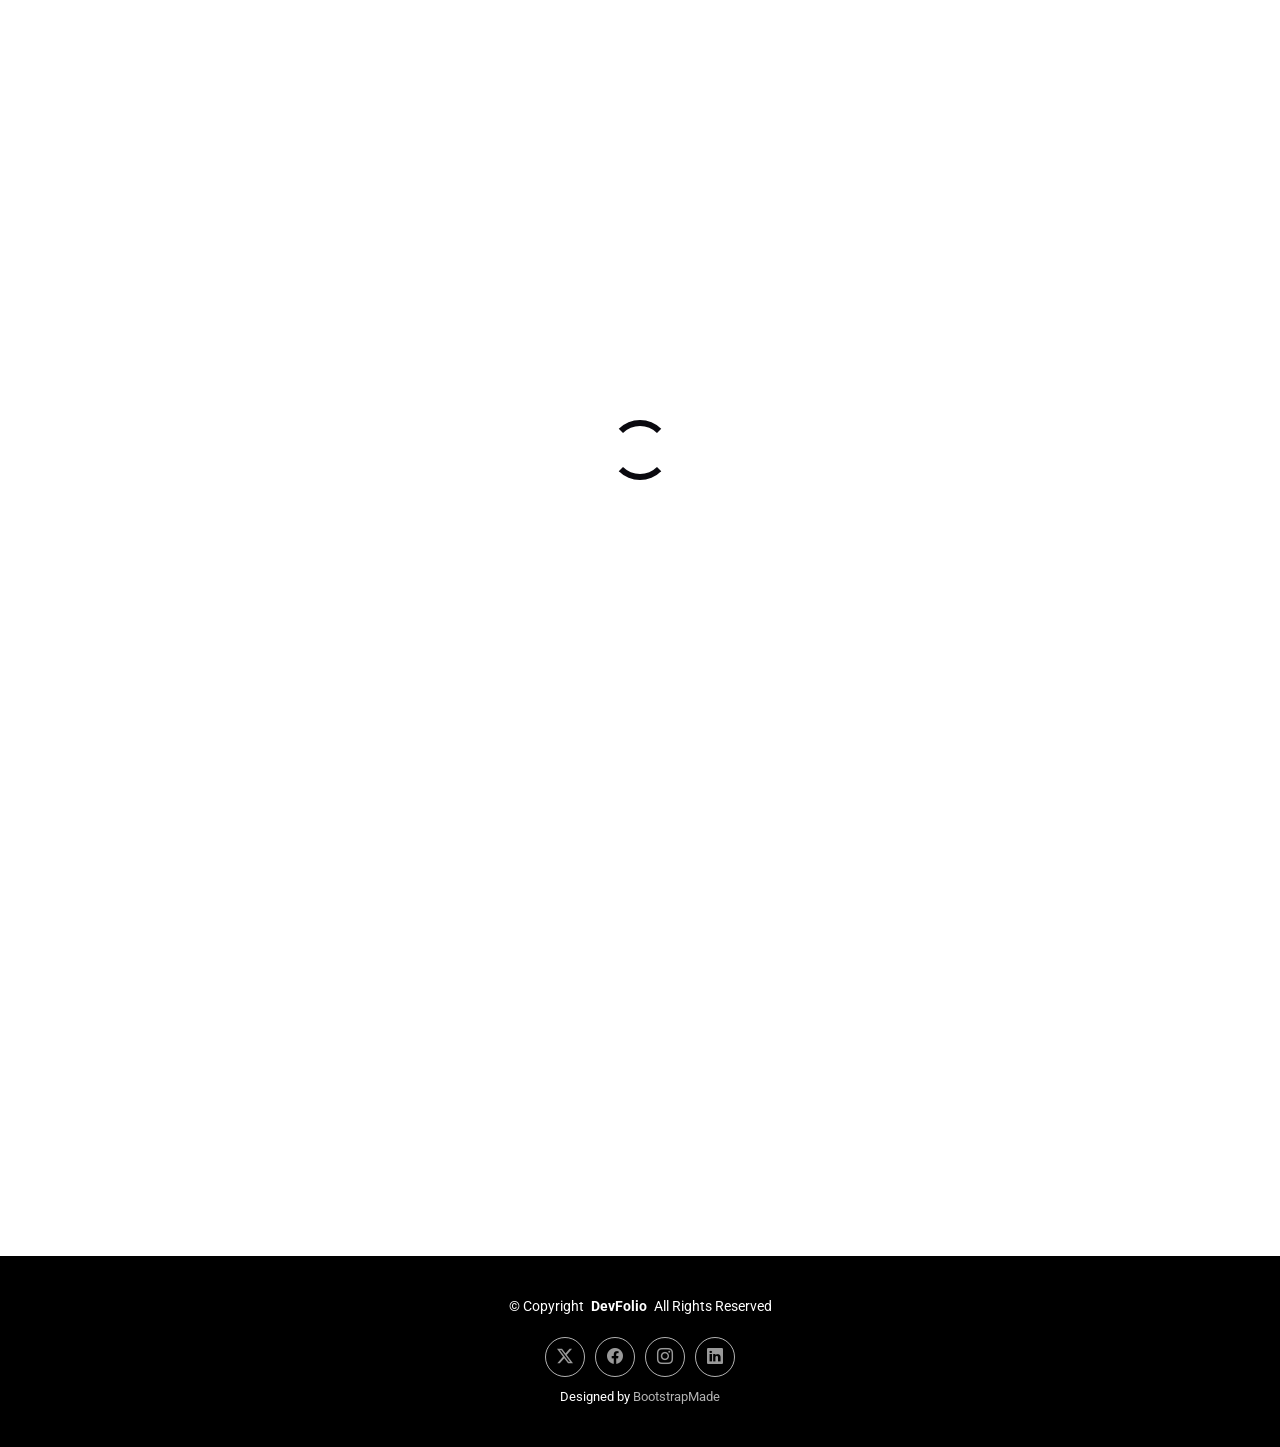
<file: service-details.html>
<!DOCTYPE html>
<html lang="en">

<head>
  <meta charset="utf-8">
  <meta content="width=device-width, initial-scale=1.0" name="viewport">
  <title>Service Details - DevFolio Bootstrap Template</title>
  <meta name="description" content="">
  <meta name="keywords" content="">

  <!-- Favicons -->

  <!-- Fonts -->
  <link href="https://fonts.googleapis.com" rel="preconnect">
  <link href="https://fonts.gstatic.com" rel="preconnect" crossorigin>
  <link href="https://fonts.googleapis.com/css2?family=Roboto:ital,wght@0,100;0,300;0,400;0,500;0,700;0,900;1,100;1,300;1,400;1,500;1,700;1,900&family=Poppins:ital,wght@0,100;0,200;0,300;0,400;0,500;0,600;0,700;0,800;0,900;1,100;1,200;1,300;1,400;1,500;1,600;1,700;1,800;1,900&family=Raleway:ital,wght@0,100;0,200;0,300;0,400;0,500;0,600;0,700;0,800;0,900;1,100;1,200;1,300;1,400;1,500;1,600;1,700;1,800;1,900&display=swap" rel="stylesheet">

  <!-- Vendor CSS Files -->
  <link href="assets/vendor/bootstrap/css/bootstrap.min.css" rel="stylesheet">
  <link href="assets/vendor/bootstrap-icons/bootstrap-icons.css" rel="stylesheet">
  <link href="assets/vendor/aos/aos.css" rel="stylesheet">
  <link href="assets/vendor/glightbox/css/glightbox.min.css" rel="stylesheet">
  <link href="assets/vendor/swiper/swiper-bundle.min.css" rel="stylesheet">

  <!-- Main CSS File -->
  <link href="assets/css/main.css" rel="stylesheet">

  <!-- =======================================================
  * Template Name: DevFolio
  * Template URL: https://bootstrapmade.com/devfolio-bootstrap-portfolio-html-template/
  * Updated: Aug 07 2024 with Bootstrap v5.3.3
  * Author: BootstrapMade.com
  * License: https://bootstrapmade.com/license/
  ======================================================== -->
  <link rel="icon" href="assets/img/nashir-favicon.ico" sizes="any">
  <link rel="icon" href="assets/img/nashir-favicon-32.png" type="image/png" sizes="32x32">
  <link rel="icon" href="assets/img/nashir-favicon.svg" type="image/svg+xml" sizes="any">
  <link rel="apple-touch-icon" href="assets/img/nashir-apple-touch-icon.png" sizes="180x180">
</head>

<body class="service-details-page">

  <header id="header" class="header d-flex align-items-center sticky-top">
    <div class="container-fluid container-xl position-relative d-flex align-items-center justify-content-between">

      <a href="index.html" class="logo d-flex align-items-center">
        <!-- Uncomment the line below if you also wish to use an image logo -->
        <!-- <img src="assets/img/logo.png" alt=""> -->
        <h1 class="sitename">DevFolio</h1>
      </a>

      <nav id="navmenu" class="navmenu">
        <ul>
          <li><a href="#hero">Home<br></a></li>
          <li><a href="#about">About</a></li>
          <li><a href="#services">Services</a></li>
          <li><a href="#portfolio">Portfolio</a></li>
          <li class="dropdown"><a href="#"><span>Dropdown</span> <i class="bi bi-chevron-down toggle-dropdown"></i></a>
            <ul>
              <li><a href="#">Dropdown 1</a></li>
              <li class="dropdown"><a href="#"><span>Deep Dropdown</span> <i class="bi bi-chevron-down toggle-dropdown"></i></a>
                <ul>
                  <li><a href="#">Deep Dropdown 1</a></li>
                  <li><a href="#">Deep Dropdown 2</a></li>
                  <li><a href="#">Deep Dropdown 3</a></li>
                  <li><a href="#">Deep Dropdown 4</a></li>
                  <li><a href="#">Deep Dropdown 5</a></li>
                </ul>
              </li>
              <li><a href="#">Dropdown 2</a></li>
              <li><a href="#">Dropdown 3</a></li>
              <li><a href="#">Dropdown 4</a></li>
            </ul>
          </li>
          <li><a href="#contact">Contact</a></li>
        </ul>
        <i class="mobile-nav-toggle d-xl-none bi bi-list"></i>
      </nav>

    </div>
  </header>

  <main class="main">

    <!-- Page Title -->
    <div class="page-title" data-aos="fade">
      <div class="container d-lg-flex justify-content-between align-items-center">
        <h1 class="mb-2 mb-lg-0">Service Details</h1>
        <nav class="breadcrumbs">
          <ol>
            <li><a href="index.html">Home</a></li>
            <li class="current">Service Details</li>
          </ol>
        </nav>
      </div>
    </div><!-- End Page Title -->

    <!-- Service Details Section -->
    <section id="service-details" class="service-details section">

      <div class="container">

        <div class="row gy-4">

          <div class="col-lg-4" data-aos="fade-up" data-aos-delay="100">
            <div class="services-list">
              <a href="#" class="active">Web Design</a>
              <a href="#">Software Development</a>
              <a href="#">Product Management</a>
              <a href="#">Graphic Design</a>
              <a href="#">Marketing</a>
            </div>

            <h4>Enim qui eos rerum in delectus</h4>
            <p>Nam voluptatem quasi numquam quas fugiat ex temporibus quo est. Quia aut quam quod facere ut non occaecati ut aut. Nesciunt mollitia illum tempore corrupti sed eum reiciendis. Maxime modi rerum.</p>
          </div>

          <div class="col-lg-8" data-aos="fade-up" data-aos-delay="200">
            <img src="assets/img/services.jpg" alt="" class="img-fluid services-img">
            <h3>Temporibus et in vero dicta aut eius lidero plastis trand lined voluptas dolorem ut voluptas</h3>
            <p>
              Blanditiis voluptate odit ex error ea sed officiis deserunt. Cupiditate non consequatur et doloremque consequuntur. Accusantium labore reprehenderit error temporibus saepe perferendis fuga doloribus vero. Qui omnis quo sit. Dolorem architecto eum et quos deleniti officia qui.
            </p>
            <ul>
              <li><i class="bi bi-check-circle"></i> <span>Aut eum totam accusantium voluptatem.</span></li>
              <li><i class="bi bi-check-circle"></i> <span>Assumenda et porro nisi nihil nesciunt voluptatibus.</span></li>
              <li><i class="bi bi-check-circle"></i> <span>Ullamco laboris nisi ut aliquip ex ea</span></li>
            </ul>
            <p>
              Est reprehenderit voluptatem necessitatibus asperiores neque sed ea illo. Deleniti quam sequi optio iste veniam repellat odit. Aut pariatur itaque nesciunt fuga.
            </p>
            <p>
              Sunt rem odit accusantium omnis perspiciatis officia. Laboriosam aut consequuntur recusandae mollitia doloremque est architecto cupiditate ullam. Quia est ut occaecati fuga. Distinctio ex repellendus eveniet velit sint quia sapiente cumque. Et ipsa perferendis ut nihil. Laboriosam vel voluptates tenetur nostrum. Eaque iusto cupiditate et totam et quia dolorum in. Sunt molestiae ipsum at consequatur vero. Architecto ut pariatur autem ad non cumque nesciunt qui maxime. Sunt eum quia impedit dolore alias explicabo ea.
            </p>
          </div>

        </div>

      </div>

    </section><!-- /Service Details Section -->

  </main>

  <footer id="footer" class="footer accent-background">

    <div class="container">
      <div class="copyright text-center ">
        <p>© <span>Copyright</span> <strong class="px-1 sitename">DevFolio</strong> <span>All Rights Reserved</span></p>
      </div>
      <div class="social-links d-flex justify-content-center">
        <a href=""><i class="bi bi-twitter-x"></i></a>
        <a href=""><i class="bi bi-facebook"></i></a>
        <a href="https://www.instagram.com/_nashirabdullah/" target="_blank" rel="noopener" aria-label="Instagram: @_nashirabdullah"><i class="bi bi-instagram"></i></a>
        <a href=""><i class="bi bi-linkedin"></i></a>
      </div>
      <div class="credits">
        <!-- All the links in the footer should remain intact. -->
        <!-- You can delete the links only if you've purchased the pro version. -->
        <!-- Licensing information: https://bootstrapmade.com/license/ -->
        <!-- Purchase the pro version with working PHP/AJAX contact form: [buy-url] -->
        Designed by <a href="https://bootstrapmade.com/">BootstrapMade</a>
      </div>
    </div>

  </footer>

  <!-- Scroll Top -->
  <a href="#" id="scroll-top" class="scroll-top d-flex align-items-center justify-content-center"><i class="bi bi-arrow-up-short"></i></a>

  <!-- Preloader -->
  <div id="preloader"></div>

  <!-- Vendor JS Files -->
  <script src="assets/vendor/bootstrap/js/bootstrap.bundle.min.js"></script>
  <script src="assets/vendor/php-email-form/validate.js"></script>
  <script src="assets/vendor/aos/aos.js"></script>
  <script src="assets/vendor/typed.js/typed.umd.js"></script>
  <script src="assets/vendor/waypoints/noframework.waypoints.js"></script>
  <script src="assets/vendor/purecounter/purecounter_vanilla.js"></script>
  <script src="assets/vendor/glightbox/js/glightbox.min.js"></script>
  <script src="assets/vendor/imagesloaded/imagesloaded.pkgd.min.js"></script>
  <script src="assets/vendor/isotope-layout/isotope.pkgd.min.js"></script>
  <script src="assets/vendor/swiper/swiper-bundle.min.js"></script>

  <!-- Main JS File -->
  <script src="assets/js/main.js"></script>

</body>

</html>
</file>
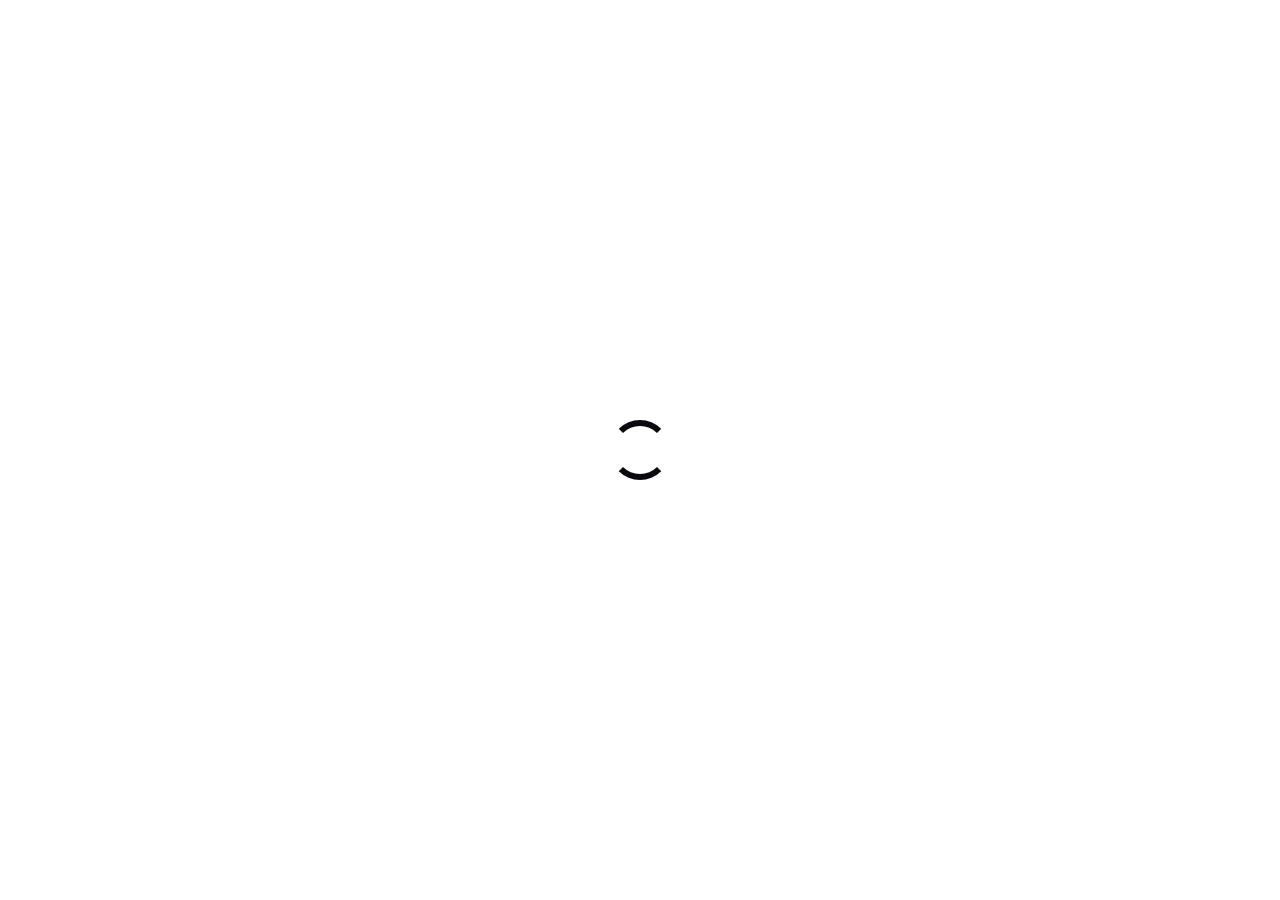
<file: starter-page.html>
<!DOCTYPE html>
<html lang="en">

<head>
  <meta charset="utf-8">
  <meta content="width=device-width, initial-scale=1.0" name="viewport">
  <title>Starter Page - DevFolio Bootstrap Template</title>
  <meta name="description" content="">
  <meta name="keywords" content="">

  <!-- Favicons -->

  <!-- Fonts -->
  <link href="https://fonts.googleapis.com" rel="preconnect">
  <link href="https://fonts.gstatic.com" rel="preconnect" crossorigin>
  <link href="https://fonts.googleapis.com/css2?family=Roboto:ital,wght@0,100;0,300;0,400;0,500;0,700;0,900;1,100;1,300;1,400;1,500;1,700;1,900&family=Poppins:ital,wght@0,100;0,200;0,300;0,400;0,500;0,600;0,700;0,800;0,900;1,100;1,200;1,300;1,400;1,500;1,600;1,700;1,800;1,900&family=Raleway:ital,wght@0,100;0,200;0,300;0,400;0,500;0,600;0,700;0,800;0,900;1,100;1,200;1,300;1,400;1,500;1,600;1,700;1,800;1,900&display=swap" rel="stylesheet">

  <!-- Vendor CSS Files -->
  <link href="assets/vendor/bootstrap/css/bootstrap.min.css" rel="stylesheet">
  <link href="assets/vendor/bootstrap-icons/bootstrap-icons.css" rel="stylesheet">
  <link href="assets/vendor/aos/aos.css" rel="stylesheet">
  <link href="assets/vendor/glightbox/css/glightbox.min.css" rel="stylesheet">
  <link href="assets/vendor/swiper/swiper-bundle.min.css" rel="stylesheet">

  <!-- Main CSS File -->
  <link href="assets/css/main.css" rel="stylesheet">

  <!-- =======================================================
  * Template Name: DevFolio
  * Template URL: https://bootstrapmade.com/devfolio-bootstrap-portfolio-html-template/
  * Updated: Aug 07 2024 with Bootstrap v5.3.3
  * Author: BootstrapMade.com
  * License: https://bootstrapmade.com/license/
  ======================================================== -->
  <link rel="icon" href="assets/img/nashir-favicon.ico" sizes="any">
  <link rel="icon" href="assets/img/nashir-favicon-32.png" type="image/png" sizes="32x32">
  <link rel="icon" href="assets/img/nashir-favicon.svg" type="image/svg+xml" sizes="any">
  <link rel="apple-touch-icon" href="assets/img/nashir-apple-touch-icon.png" sizes="180x180">
</head>

<body class="starter-page-page">

  <header id="header" class="header d-flex align-items-center sticky-top">
    <div class="container-fluid container-xl position-relative d-flex align-items-center justify-content-between">

      <a href="index.html" class="logo d-flex align-items-center">
        <!-- Uncomment the line below if you also wish to use an image logo -->
        <!-- <img src="assets/img/logo.png" alt=""> -->
        <h1 class="sitename">DevFolio</h1>
      </a>

      <nav id="navmenu" class="navmenu">
        <ul>
          <li><a href="#hero">Home<br></a></li>
          <li><a href="#about">About</a></li>
          <li><a href="#services">Services</a></li>
          <li><a href="#portfolio">Portfolio</a></li>
          <li class="dropdown"><a href="#"><span>Dropdown</span> <i class="bi bi-chevron-down toggle-dropdown"></i></a>
            <ul>
              <li><a href="#">Dropdown 1</a></li>
              <li class="dropdown"><a href="#"><span>Deep Dropdown</span> <i class="bi bi-chevron-down toggle-dropdown"></i></a>
                <ul>
                  <li><a href="#">Deep Dropdown 1</a></li>
                  <li><a href="#">Deep Dropdown 2</a></li>
                  <li><a href="#">Deep Dropdown 3</a></li>
                  <li><a href="#">Deep Dropdown 4</a></li>
                  <li><a href="#">Deep Dropdown 5</a></li>
                </ul>
              </li>
              <li><a href="#">Dropdown 2</a></li>
              <li><a href="#">Dropdown 3</a></li>
              <li><a href="#">Dropdown 4</a></li>
            </ul>
          </li>
          <li><a href="#contact">Contact</a></li>
        </ul>
        <i class="mobile-nav-toggle d-xl-none bi bi-list"></i>
      </nav>

    </div>
  </header>

  <main class="main">

    <!-- Page Title -->
    <div class="page-title" data-aos="fade">
      <div class="container d-lg-flex justify-content-between align-items-center">
        <h1 class="mb-2 mb-lg-0">Starter Page</h1>
        <nav class="breadcrumbs">
          <ol>
            <li><a href="index.html">Home</a></li>
            <li class="current">Starter Page</li>
          </ol>
        </nav>
      </div>
    </div><!-- End Page Title -->

    <!-- Starter Section Section -->
    <section id="starter-section" class="starter-section section">

      <!-- Section Title -->
      <div class="container section-title" data-aos="fade-up">
        <h2>Starter Section</h2>
        <p>Necessitatibus eius consequatur ex aliquid fuga eum quidem sint consectetur velit</p>
      </div><!-- End Section Title -->

      <div class="container" data-aos="fade-up">
        <p>Use this page as a starter for your own custom pages.</p>
      </div>

    </section><!-- /Starter Section Section -->

  </main>

  <footer id="footer" class="footer accent-background">

    <div class="container">
      <div class="copyright text-center ">
        <p>© <span>Copyright</span> <strong class="px-1 sitename">DevFolio</strong> <span>All Rights Reserved</span></p>
      </div>
      <div class="social-links d-flex justify-content-center">
        <a href=""><i class="bi bi-twitter-x"></i></a>
        <a href=""><i class="bi bi-facebook"></i></a>
        <a href="https://www.instagram.com/_nashirabdullah/" target="_blank" rel="noopener" aria-label="Instagram: @_nashirabdullah"><i class="bi bi-instagram"></i></a>
        <a href=""><i class="bi bi-linkedin"></i></a>
      </div>
      <div class="credits">
        <!-- All the links in the footer should remain intact. -->
        <!-- You can delete the links only if you've purchased the pro version. -->
        <!-- Licensing information: https://bootstrapmade.com/license/ -->
        <!-- Purchase the pro version with working PHP/AJAX contact form: [buy-url] -->
        Designed by <a href="https://bootstrapmade.com/">BootstrapMade</a>
      </div>
    </div>

  </footer>

  <!-- Scroll Top -->
  <a href="#" id="scroll-top" class="scroll-top d-flex align-items-center justify-content-center"><i class="bi bi-arrow-up-short"></i></a>

  <!-- Preloader -->
  <div id="preloader"></div>

  <!-- Vendor JS Files -->
  <script src="assets/vendor/bootstrap/js/bootstrap.bundle.min.js"></script>
  <script src="assets/vendor/php-email-form/validate.js"></script>
  <script src="assets/vendor/aos/aos.js"></script>
  <script src="assets/vendor/typed.js/typed.umd.js"></script>
  <script src="assets/vendor/waypoints/noframework.waypoints.js"></script>
  <script src="assets/vendor/purecounter/purecounter_vanilla.js"></script>
  <script src="assets/vendor/glightbox/js/glightbox.min.js"></script>
  <script src="assets/vendor/imagesloaded/imagesloaded.pkgd.min.js"></script>
  <script src="assets/vendor/isotope-layout/isotope.pkgd.min.js"></script>
  <script src="assets/vendor/swiper/swiper-bundle.min.js"></script>

  <!-- Main JS File -->
  <script src="assets/js/main.js"></script>

</body>

</html>
</file>
<file: assets/css/portfolio.css>
:root {
  color-scheme: light;
  --ink: #101114;
  --paper: #f5f6f8;
  --white: #fff;
  --accent: #2457ed;
  --sky: #9ab7ff;
  --muted: #626673;
  --line: #dce0e7;
  --dark-line: #2e3038;
  --shell: 1280px;
  --display: "Manrope", sans-serif;
}
* { box-sizing: border-box; }
html { scroll-behavior: smooth; scroll-padding-top: 100px; }
body { margin: 0; background: var(--paper); color: var(--ink); font: 400 1rem/1.7 "DM Sans", sans-serif; -webkit-font-smoothing: antialiased; }
body.nav-open { overflow: hidden; }
::selection { background: var(--accent); color: white; }
a { color: inherit; text-decoration: none; }
img { display: block; max-width: 100%; }
button { font: inherit; }
a, button { -webkit-tap-highlight-color: transparent; }
a:focus-visible, button:focus-visible { outline: 3px solid var(--accent); outline-offset: 6px; }
.shell { width: min(calc(100% - 96px), var(--shell)); margin-inline: auto; }
.section { padding: 120px 0; }
.skip-link { position: fixed; top: 12px; left: 12px; z-index: 2000; padding: 12px 20px; background: white; color: var(--ink); transform: translateY(-200%); }
.skip-link:focus { transform: none; }
.site-header { position: fixed; inset: 0 0 auto; z-index: 1000; color: white; background: #101114f5; border-bottom: 1px solid transparent; transition: border-color .2s; }
.site-header.is-scrolled { border-color: var(--dark-line); backdrop-filter: blur(18px); }
.nav-shell { height: 90px; display: flex; align-items: center; gap: 36px; }
.brand { font: 800 2rem/1 var(--display); letter-spacing: -.07em; }
.brand span { color: var(--sky); font: 500 .8rem/1 var(--display); vertical-align: top; margin-left: 5px; letter-spacing: 0; }
.site-nav { display: flex; gap: 30px; margin-inline: auto; }
.site-nav a { position: relative; color: #bcbfc9; font-size: .875rem; padding: 9px 0; transition: color .2s; }
.site-nav a:hover, .site-nav a[aria-current] { color: white; }
.site-nav a::after { content: ""; position: absolute; left: 0; bottom: 1px; width: 100%; height: 2px; background: var(--sky); transform: scaleX(0); transform-origin: left; transition: transform .2s; }
.site-nav a:hover::after, .site-nav a[aria-current]::after { transform: scaleX(1); }
.nav-cta { display: inline-flex; align-items: center; justify-content: center; gap: 20px; border: 1px solid #595d67; border-radius: 6px; min-height: 44px; padding: 0 20px; font-size: .875rem; transition: background .2s; }
.nav-cta:hover { background: var(--accent); border-color: var(--accent); }
.nav-toggle { display: none; width: 46px; height: 46px; border: 1px solid #595d67; background: transparent; border-radius: 6px; cursor: pointer; }
.nav-toggle span { display: block; width: 20px; height: 2px; margin: 5px auto; background: white; transition: transform .2s; }
.hero { padding: 114px 0 0; background: var(--ink); color: white; overflow: hidden; }
.hero-topline { display: flex; justify-content: space-between; gap: 20px; padding: 18px 0 26px; border-bottom: 1px solid var(--dark-line); }
.hero-topline p { margin: 0; display: flex; align-items: center; gap: 12px; color: #bcbfc9; font-size: .8125rem; }
.status-dot { flex-shrink: 0; display: inline-block; width: 7px; height: 7px; background: #9fe3b4; border-radius: 50%; box-shadow: 0 0 0 4px #9fe3b410; }
.location-mark { color: var(--sky); }
.hero-grid { display: grid; grid-template-columns: minmax(0, 1.6fr) minmax(0, 1fr); align-items: center; gap: 50px; padding: 65px 0 72px; }
.eyebrow { display: flex; flex-wrap: wrap; align-items: center; gap: 14px; margin: 0 0 26px; font-size: .875rem; color: #bcbfc9; }
.eyebrow span { color: #636671; }
.hero h1 { margin: 0; font: 500 clamp(3.5rem, 6.1vw, 6rem)/1.06 var(--display); letter-spacing: -.075em; }
.hero h1 em { color: var(--sky); font-style: normal; }
.hero-lede { max-width: 455px; margin: 28px 0 0; font-size: 1.0625rem; line-height: 1.8; color: #bcbfc9; }
.hero-actions { display: flex; flex-wrap: wrap; gap: 16px; margin-top: 32px; }
.button { display: inline-flex; align-items: center; justify-content: center; gap: 22px; min-height: 54px; padding: 0 23px; border: 1px solid transparent; border-radius: 6px; font-size: .875rem; font-weight: 550; transition: background .2s, transform .2s; }
.button:hover { transform: translateY(-3px); }
.button-primary { background: var(--accent); color: white; }
.button-primary:hover { background: #396afa; }
.button-ghost { border-color: #535761; color: white; }
.button-ghost:hover { background: #252730; }
.hero-portrait { position: relative; margin: 0 0 8px 16px; }
.hero-portrait::before { content: ""; position: absolute; inset: 18px -16px -18px 18px; border: 1px solid #567bc9; border-radius: 120px 8px 8px 8px; }
.portrait-frame { position: relative; overflow: hidden; aspect-ratio: .91; background: #23252b; border-radius: 120px 8px 8px 8px; }
.portrait-frame img { width: 100%; height: 100%; object-fit: cover; object-position: 50% 15%; }
.portrait-frame::after { content: ""; position: absolute; inset: 45% 0 0; background: linear-gradient(transparent, #090b10ed); pointer-events: none; }
.portrait-caption { position: absolute; z-index: 1; inset: auto 26px 23px; display: grid; gap: 5px; }
.portrait-caption > span { font-size: .75rem; letter-spacing: .1em; color: #d0d4dd; }
.portrait-caption strong { display: flex; align-items: center; justify-content: space-between; font: 500 1.35rem var(--display); }
.portrait-caption i { color: var(--sky); }
.portrait-note { position: absolute; z-index: 2; left: -35px; top: 24px; display: flex; align-items: center; gap: 12px; padding: 15px 18px; background: #dce7ff; border: 1px solid #eaf0ff; color: var(--ink); border-radius: 7px; box-shadow: 0 8px 35px #0002; font-size: .8125rem; line-height: 1.5; }
.portrait-note > i { font-size: 1.5rem; color: var(--accent); }
.portrait-note strong { font-weight: 550; }
.hero-bottom { display: flex; justify-content: space-between; align-items: center; border-top: 1px solid var(--dark-line); padding: 27px 0 30px; gap: 24px; }
.hero-proof { display: flex; align-items: center; gap: clamp(30px, 5vw, 75px); }
.hero-proof > div { display: grid; gap: 6px; }
.hero-proof strong { font: 500 1.8rem/1.2 var(--display); letter-spacing: -.05em; }
.hero-proof strong span { color: var(--sky); }
.hero-proof > div > span { font-size: .8125rem; color: #a9adb8; }
.scroll-cue { display: flex; align-items: center; gap: 17px; color: #bcbfc9; font-size: .8125rem; }
.scroll-cue i { display: grid; place-items: center; width: 43px; height: 43px; border: 1px solid #535761; border-radius: 50%; color: white; }
.ticker { padding: 23px 0; overflow: hidden; border-bottom: 1px solid var(--line); background: #e9edf5; }
.ticker-track { display: flex; align-items: center; justify-content: center; flex-wrap: wrap; gap: 10px 26px; width: min(calc(100% - 48px), 1320px); margin: auto; color: #4e5462; font-size: .8125rem; }
.ticker-track [aria-hidden="true"] { display: none; }
.ticker-track i { color: var(--accent); font-size: .8rem; font-style: normal; }
.section-kicker { margin: 0 0 25px; color: var(--accent); font-size: .8125rem; font-weight: 550; letter-spacing: .07em; text-transform: uppercase; }
.section-heading { display: grid; grid-template-columns: 1.4fr 1fr; gap: 0 90px; align-items: end; margin-bottom: 60px; }
.section-heading .section-kicker { grid-column: 1 / -1; }
.section-heading h2, .about-copy h2, .experience-intro h2, .contact-inner h2 { margin: 0; font: 500 clamp(2.8rem, 4.6vw, 4.6rem)/1.1 var(--display); letter-spacing: -.065em; }
.section-heading > p:last-child { max-width: 420px; margin: 0 0 3px; color: var(--muted); }
.featured-project { display: grid; grid-template-columns: 1fr 1.15fr; min-height: 580px; margin: 0 0 32px; border: 1px solid var(--line); border-radius: 12px; overflow: hidden; background: white; }
.project-copy { position: relative; display: flex; flex-direction: column; justify-content: center; padding: 48px; }
.project-index { position: absolute; top: 23px; right: 25px; color: #737985; font-size: .8125rem; }
.project-type { margin: 0 0 17px; color: var(--muted); font-size: .75rem; letter-spacing: .06em; text-transform: uppercase; }
.project-copy h3 { margin: 0 0 21px; font: 550 clamp(2.5rem, 3.8vw, 3.8rem)/1.1 var(--display); letter-spacing: -.065em; }
.project-copy > p:not(.project-type) { margin: 0; color: var(--muted); }
.project-outcomes { display: grid; gap: 10px; padding: 0; margin: 25px 0 0; list-style: none; font-size: .875rem; }
.project-outcomes li { display: flex; gap: 9px; align-items: baseline; }
.project-outcomes i { color: var(--accent); }
.tag-row, .mini-tags { display: flex; flex-wrap: wrap; gap: 7px; margin-top: 25px; }
.tag-row span, .mini-tags span { padding: 5px 10px; border: 1px solid var(--line); border-radius: 4px; font-size: .75rem; }
.project-links { display: flex; flex-wrap: wrap; gap: 24px; margin-top: 30px; }
.project-links a, .text-link { display: inline-flex; align-items: center; gap: 16px; padding-bottom: 5px; border-bottom: 1px solid currentColor; font-size: .875rem; font-weight: 550; }
.project-links a:hover, .text-link:hover { color: var(--accent); }
.project-visual { position: relative; overflow: hidden; min-height: 540px; }
.visual-arrow { position: absolute; z-index: 2; top: 22px; right: 22px; width: 46px; height: 46px; display: grid; place-items: center; background: white; border-radius: 50%; color: var(--ink); transition: transform .3s; }
.project-visual:hover .visual-arrow { transform: rotate(45deg); }
.breeders-visual { background: #f3d5b3; }
.breeders-visual img { width: 100%; height: 100%; object-fit: cover; transition: transform .5s; }
.breeders-visual:hover img { transform: scale(1.035); }
.budget-project { color: white; background: #181a20; border-color: #181a20; }
.budget-project .project-copy > p { color: #bcbfc9; }
.budget-project .project-outcomes i { color: #ffad70; }
.budget-project .tag-row span { border-color: #50545f; }
.budget-project .project-links a:hover { color: #ffad70; }
.budget-visual { display: flex; align-items: flex-end; justify-content: center; gap: 4%; padding: 45px 7% 0; background: #ef813a; }
.budget-visual img { width: 48%; height: 520px; object-fit: cover; object-position: top; border-radius: 22px 22px 0 0; box-shadow: 0 20px 50px #64220035; transition: transform .4s; }
.budget-visual .phone-one { transform: translateY(30px) rotate(-5deg); }
.budget-visual .phone-two { transform: translateY(75px) rotate(5deg); }
.budget-visual:hover .phone-one { transform: translateY(15px) rotate(-3deg); }
.budget-visual:hover .phone-two { transform: translateY(55px) rotate(3deg); }
.more-work-heading { display: flex; justify-content: space-between; align-items: end; gap: 30px; margin: 100px 0 35px; }
.more-work-heading .section-kicker { margin: 0; }
.more-work-heading h3 { margin: 0; font: 500 clamp(1.8rem, 3vw, 2.8rem)/1.2 var(--display); letter-spacing: -.055em; }
.project-grid { display: grid; grid-template-columns: repeat(3, minmax(0, 1fr)); gap: 28px 24px; }
.project-card { overflow: hidden; border: 1px solid var(--line); border-radius: 9px; background: white; }
.card-image { height: 230px; overflow: hidden; border-bottom: 1px solid var(--line); background: #e7eaf0; }
.card-image img { width: 100%; height: 100%; object-fit: contain; padding: 18px; transition: transform .45s; }
.project-card:hover .card-image img { transform: scale(1.04); }
.card-body { padding: 27px; }
.card-body > span { color: var(--accent); font-size: .75rem; letter-spacing: .06em; text-transform: uppercase; }
.card-body h4 { margin: 10px 0 13px; font: 600 1.35rem/1.3 var(--display); letter-spacing: -.04em; }
.card-body p { margin: 0; color: var(--muted); font-size: 1rem; }
.text-project-card { border-top: 3px solid #7b9aff; }
.services-section { background: #e9edf5; border-block: 1px solid var(--line); }
.service-grid { display: grid; grid-template-columns: repeat(4, minmax(0, 1fr)); gap: 0; border-top: 1px solid #c7cdda; }
.service-card { padding: 34px 24px 0; border-right: 1px solid #c7cdda; }
.service-card:first-child { padding-left: 0; }
.service-card:last-child { border-right: 0; padding-right: 0; }
.service-card > i { display: grid; place-items: center; width: 50px; height: 50px; margin-bottom: 45px; border: 1px solid #c7cdda; border-radius: 10px; background: #f5f7fc; color: var(--accent); font-size: 1.5rem; }
.service-card h3 { margin: 0 0 15px; font: 600 1.35rem/1.3 var(--display); letter-spacing: -.04em; }
.service-card p { margin: 0; color: var(--muted); font-size: 1rem; }
.about-section { background: var(--ink); color: white; }
.about-grid { display: grid; grid-template-columns: .8fr 1.2fr; align-items: center; gap: 85px; }
.about-photo { position: relative; align-self: stretch; min-height: 580px; overflow: hidden; border-radius: 8px; background: #23252b; }
.about-photo img { position: absolute; width: 100%; height: 100%; object-fit: cover; object-position: 50% 15%; }
.about-photo::after { content: ""; position: absolute; inset: 60% 0 0; background: linear-gradient(transparent, #101114dd); }
.about-photo span { position: absolute; bottom: 25px; left: 24px; right: 24px; z-index: 1; font-size: .8125rem; color: #e0e3eb; }
.about-copy .section-kicker { color: var(--sky); }
.about-copy h2 { font-size: clamp(2.4rem, 3.7vw, 3.8rem); }
.about-copy > p:not(.section-kicker) { color: #bcbfc9; }
.about-copy .about-lead { margin-top: 30px; font-size: 1.125rem; color: #f1f3f8 !important; }
.skill-cloud { display: flex; flex-wrap: wrap; gap: 9px; margin: 28px 0; }
.skill-cloud span { padding: 7px 12px; border: 1px solid #474b56; border-radius: 4px; color: #d9dce4; font-size: .875rem; }
.skill-cloud span:first-child, .skill-cloud span:nth-child(2) { border-color: #687da9; background: #9ab7ff12; color: var(--sky); }
.language-row { display: flex; flex-wrap: wrap; gap: 22px; margin-bottom: 25px; }
.language-row span { display: flex; align-items: center; gap: 9px; font-size: .875rem; }
.language-row span::before { content: ""; width: 5px; height: 5px; border-radius: 50%; background: var(--sky); }
.about-copy .text-link { color: var(--sky); }
.experience-layout { display: grid; grid-template-columns: .85fr 1.15fr; gap: 90px; align-items: start; }
.experience-intro { position: sticky; top: 130px; }
.experience-intro > p:not(.section-kicker) { color: var(--muted); margin-top: 25px; }
.education-card { display: grid; gap: 9px; margin-top: 40px; padding: 25px; border: 1px solid var(--line); border-radius: 8px; background: white; }
.education-card span { color: var(--accent); font-size: .75rem; letter-spacing: .06em; text-transform: uppercase; }
.education-card strong { font-size: 1rem; font-weight: 550; }
.education-card p { margin: 0; color: var(--muted); font-size: .875rem; }
.timeline { border-top: 1px solid var(--line); }
.timeline-item { position: relative; display: grid; gap: 16px; padding: 32px 0 34px 25px; border-bottom: 1px solid var(--line); }
.timeline-item::before { content: ""; position: absolute; left: 0; top: 42px; width: 7px; height: 7px; background: #b1bbd0; border-radius: 50%; }
.timeline-item:first-child::before { background: var(--accent); box-shadow: 0 0 0 4px #2457ed15; }
.timeline-date { color: var(--muted); font-size: .8125rem; }
.timeline-item > div:last-child > p:first-child { margin: 0 0 8px; color: var(--accent); font-size: .875rem; }
.timeline-item h3 { margin: 0 0 15px; font: 600 1.5rem/1.25 var(--display); letter-spacing: -.04em; }
.timeline-item > div:last-child > p:not(:first-child) { margin: 0; color: var(--muted); }
.mini-tags { margin-top: 20px; }
.contact-section { padding: 100px 0 90px; background: #dae5ff; }
.contact-inner { position: relative; }
.contact-inner h2 { font-size: clamp(3.5rem, 8vw, 8rem); }
.contact-inner h2 em { font-style: normal; color: var(--accent); }
.contact-inner > p:not(.section-kicker) { max-width: 500px; margin: 30px 0; color: #455372; }
.contact-email { display: inline-flex; align-items: center; justify-content: space-between; gap: 30px; max-width: 100%; padding-bottom: 13px; border-bottom: 1px solid #8293b8; font: 500 clamp(1rem, 2.6vw, 2rem)/1.5 var(--display); letter-spacing: -.04em; overflow-wrap: anywhere; }
.contact-email i { flex-shrink: 0; color: var(--accent); }
.contact-email:hover { color: var(--accent); }
.contact-meta { display: flex; flex-wrap: wrap; gap: 16px 32px; margin-top: 50px; }
.contact-meta a { display: inline-flex; align-items: center; gap: 10px; min-height: 44px; font-size: .875rem; }
.contact-meta a:hover { color: var(--accent); }
.site-footer { padding: 28px 0; color: #bcbfc9; background: var(--ink); }
.site-footer .shell { display: flex; justify-content: space-between; align-items: center; gap: 20px; }
.site-footer p, .site-footer a { margin: 0; font-size: .8125rem; }
.site-footer a { color: white; }
@media (min-width: 1500px) { .hero-grid { padding-block: 90px; } }
@media (max-width: 1100px) {
  .shell { width: min(calc(100% - 64px), var(--shell)); }
  .hero-grid { grid-template-columns: 1.45fr 1fr; gap: 32px; }
  .hero h1 { font-size: clamp(3.3rem, 6.3vw, 5rem); }
  .portrait-note { left: -22px; padding: 11px 13px; }
  .hero-proof { gap: 35px; }
  .featured-project { grid-template-columns: 1fr 1fr; }
  .project-copy { padding: 40px 30px; }
  .project-grid { grid-template-columns: repeat(2, minmax(0, 1fr)); }
  .about-grid, .experience-layout { gap: 45px; }
  .section-heading { gap: 0 45px; }
}
@media (max-width: 800px) {
  .shell { width: calc(100% - 40px); }
  .section { padding: 80px 0; }
  .nav-shell { height: 74px; }
  .brand { font-size: 1.8rem; }
  .nav-cta { margin-left: auto; }
  .nav-toggle { display: block; }
  .site-nav { position: fixed; inset: 74px 0 auto; display: grid; gap: 0; padding: 15px 20px 24px; background: var(--ink); border-bottom: 1px solid var(--dark-line); visibility: hidden; opacity: 0; transform: translateY(-12px); transition: opacity .2s, transform .2s, visibility .2s; }
  .site-nav a { padding: 14px; font-size: 1rem; }
  .site-nav a::after { display: none; }
  .nav-open .site-nav { visibility: visible; opacity: 1; transform: none; }
  .nav-open .nav-toggle span:first-child { transform: translateY(3.5px) rotate(45deg); }
  .nav-open .nav-toggle span:last-child { transform: translateY(-3.5px) rotate(-45deg); }
  .hero { padding-top: 90px; }
  .hero-topline > p:last-child { display: none; }
  .hero-grid { grid-template-columns: 1fr; padding: 40px 0 50px; gap: 50px; }
  .hero h1 { font-size: clamp(3.2rem, 9.2vw, 5.8rem); }
  .hero-lede { max-width: 540px; }
  .hero-portrait { width: min(80%, 440px); margin: 0 auto; }
  .portrait-frame { aspect-ratio: 1.12; }
  .hero-bottom { align-items: start; }
  .hero-proof { width: 100%; justify-content: space-between; gap: 20px; }
  .scroll-cue { display: none; }
  .hero-proof strong { font-size: 1.5rem; }
  .hero-proof > div > span { font-size: .75rem; }
  .ticker-track { gap: 8px 16px; }
  .section-heading { grid-template-columns: 1fr; gap: 0; margin-bottom: 38px; }
  .section-heading > p:last-child { margin-top: 25px; }
  .featured-project { grid-template-columns: 1fr; }
  .project-visual { order: -1; min-height: 0; height: auto; aspect-ratio: 1.4; }
  .breeders-visual img { object-fit: cover; }
  .budget-visual { align-items: start; }
  .budget-visual img { height: auto; width: 38%; }
  .project-copy { padding: 45px 30px 35px; }
  .more-work-heading { display: block; margin-top: 65px; }
  .more-work-heading h3 { margin-top: 20px; }
  .service-grid { grid-template-columns: repeat(2, minmax(0, 1fr)); gap: 30px 0; }
  .service-card { padding-top: 25px; }
  .service-card:nth-child(2) { border-right: 0; padding-right: 0; }
  .service-card:nth-child(3) { padding-left: 0; }
  .service-card > i { margin-bottom: 25px; }
  .about-grid { grid-template-columns: 1fr; gap: 40px; }
  .about-photo { min-height: 0; aspect-ratio: 1.3; }
  .about-photo img { object-position: center 15%; }
  .experience-layout { grid-template-columns: 1fr; }
  .experience-intro { position: static; }
  .contact-section { padding: 80px 0; }
  .site-footer .shell > p:nth-child(2) { display: none; }
}
@media (max-width: 480px) {
  .nav-shell { gap: 12px; }
  .nav-cta { padding-inline: 12px; gap: 12px; }
  .hero h1 { font-size: clamp(2.65rem, 9vw, 4.3rem); }
  .eyebrow { font-size: .8125rem; gap: 10px; }
  .hero-actions { gap: 12px; }
  .hero-actions .button { width: 100%; }
  .hero-proof { display: grid; grid-template-columns: 1fr 1fr; gap: 22px; }
  .hero-proof > div:last-child { grid-column: 1 / -1; }
  .hero-portrait { width: calc(100% - 35px); }
  .portrait-caption { inset-inline: 20px; }
  .portrait-caption > span { font-size: .75rem; letter-spacing: .04em; }
  .portrait-note { left: -14px; }
  .project-grid, .service-grid { grid-template-columns: 1fr; }
  .card-image { height: 240px; }
  .service-card { padding: 25px 0 0; border-right: 0; border-top: 1px solid #c7cdda; }
  .service-card:first-child { border-top: 0; }
  .project-copy { padding-inline: 24px; }
  .section-heading h2 { font-size: 2.7rem; }
  .contact-email { gap: 10px; }
  .contact-meta { gap: 10px 24px; }
  .site-footer .shell { flex-wrap: wrap; }
}
/* Motion is opt-in through JS; content stays visible if scripting is unavailable. */
.hero-line { display: block; }
.hero-proof strong .stat-number { color: white; font-variant-numeric: tabular-nums; }
.ticker-group { display: contents; }
.ticker-copy { display: none; }
.ticker-group > i { display: inline-block; }
.reading-progress { position: fixed; inset: 0 0 auto; z-index: 1100; height: 3px; background: var(--sky); pointer-events: none; transform: scaleX(0); transform-origin: left; opacity: 0; }
.motion-enabled .reading-progress { opacity: 1; }
.motion-enabled .hero { position: relative; isolation: isolate; }
.motion-enabled .hero::before { content: ""; position: absolute; z-index: -1; inset: 0; background: radial-gradient(ellipse at 75% 40%, #2457ed17, transparent 55%); animation: ambient-light 9s ease-in-out infinite alternate; pointer-events: none; }
.motion-enabled .status-dot { animation: status-breathe 3s ease-in-out infinite; }
.motion-enabled .portrait-note { animation: note-float 5s ease-in-out infinite; }
.motion-enabled .hero-portrait { transform: perspective(1100px) translateY(var(--portrait-scroll, 0px)) rotateX(var(--portrait-y, 0deg)) rotateY(var(--portrait-x, 0deg)); transition: transform .4s cubic-bezier(.2, .8, .2, 1); }
.motion-enabled .scroll-cue i { animation: scroll-nudge 2.6s ease-in-out infinite; }
.motion-enabled .ticker-track { width: max-content; max-width: none; flex-wrap: nowrap; justify-content: flex-start; gap: 0; animation: skills-marquee 38s linear infinite; }
.motion-enabled .ticker-group { display: flex; flex: 0 0 auto; align-items: center; gap: 26px; padding-right: 26px; white-space: nowrap; }
.motion-enabled .ticker-track .ticker-copy { display: flex; }
.motion-enabled .ticker-track i { display: inline-block; }
.motion-enabled .ticker:hover .ticker-track, .motion-enabled .ticker:focus-within .ticker-track { animation-play-state: paused; }
.motion-enabled .project-card { transition: transform .4s cubic-bezier(.16, 1, .3, 1), box-shadow .4s, border-color .4s; }
.motion-enabled .service-card { transition: transform .4s cubic-bezier(.16, 1, .3, 1); }
.motion-enabled .service-card > i { transition: transform .4s, background .3s, color .3s; }
.motion-enabled .skill-cloud span { transition: transform .25s, background .25s, border-color .25s; }
.motion-enabled .button i, .motion-enabled .nav-cta i, .motion-enabled .project-links i, .motion-enabled .text-link i, .motion-enabled .contact-email i, .motion-enabled .contact-meta i { transition: transform .3s cubic-bezier(.16, 1, .3, 1); }
.motion-enabled .button-primary { position: relative; overflow: hidden; }
.motion-enabled .button-primary::after { content: ""; position: absolute; inset: -20% auto -20% -65%; width: 45%; transform: skewX(-20deg); background: linear-gradient(90deg, transparent, #ffffff35, transparent); transition: left .6s; pointer-events: none; }
.motion-enabled .button-primary:is(:hover, :focus-visible)::after { left: 130%; }
.motion-enabled .button:is(:hover, :focus-visible) i { transform: translate(2px, -2px); }
.motion-enabled :is(.nav-cta, .project-links a, .text-link, .contact-email):is(:hover, :focus-visible) i { transform: translate(4px, -4px); }
.motion-enabled .contact-meta a:is(:hover, :focus-visible) i { transform: translateY(-3px); }
.motion-enabled .timeline-item::before { transition: box-shadow .3s, background .3s; }
.motion-enabled .timeline-item:hover::before { background: var(--accent); box-shadow: 0 0 0 6px #2457ed12; }
.motion-background *, .motion-background *::before, .motion-background *::after { animation-play-state: paused !important; }
@supports (background-clip: text) {
  .motion-enabled .hero h1 em { background: linear-gradient(105deg, #9ab7ff 15%, #dce7ff 40%, #9ab7ff 65%); background-size: 220% 100%; background-clip: text; color: transparent; animation: headline-light 7s ease-in-out infinite; }
}
@media (hover: hover) and (pointer: fine) {
  .motion-enabled .project-card:hover { transform: translateY(-7px); border-color: #a8bbed; box-shadow: 0 18px 35px #15316a12; }
  .motion-enabled .service-card:hover { transform: translateY(-5px); }
  .motion-enabled .service-card:hover > i { transform: rotate(-7deg) scale(1.06); background: var(--accent); color: white; }
  .motion-enabled .skill-cloud span:hover { transform: translateY(-4px); border-color: var(--sky); background: #9ab7ff15; }
}
@media (max-width: 800px) {
  .motion-enabled .hero-portrait { transform: none; }
  .motion-enabled .ticker-track { animation-duration: 48s; }
}
@keyframes skills-marquee { to { transform: translateX(-50%); } }
@keyframes note-float { 0%, 100% { transform: translateY(0); } 50% { transform: translateY(-8px); } }
@keyframes scroll-nudge { 0%, 70%, 100% { transform: translateY(0); } 35% { transform: translateY(6px); } }
@keyframes status-breathe { 0%, 100% { box-shadow: 0 0 0 4px #9fe3b410; } 50% { box-shadow: 0 0 0 8px #9fe3b408; } }
@keyframes ambient-light { from { opacity: .35; } to { opacity: 1; } }
@keyframes headline-light { 0%, 100% { background-position: 100% 50%; } 50% { background-position: 0% 50%; } }

/* Mouse-only accents keep the native cursor and never intercept input. */
.cursor-effects { position: fixed; inset: 0; z-index: 1500; overflow: hidden; pointer-events: none; opacity: 0; transition: opacity .18s; contain: strict; }
.cursor-effects * { pointer-events: none; }
.motion-enabled.cursor-active .cursor-effects { opacity: 1; }
.cursor-ring { position: absolute; left: 0; top: 0; width: 34px; height: 34px; display: grid; place-items: center; border: 1px solid #6694ffcc; border-radius: 50%; background: #2457ed06; box-shadow: 0 0 18px #2457ed12; transition: width .28s, height .28s, background .28s, border-color .28s, box-shadow .28s; }
.cursor-ring > span { color: #fff; font-size: 1.7rem; line-height: 1; opacity: 0; transform: scale(.6) rotate(-30deg); transition: opacity .2s, transform .3s; }
.cursor-ring.cursor-link { width: 54px; height: 54px; border-color: #9ab7ff; background: #2457ed1a; box-shadow: 0 0 22px #2457ed22; }
.cursor-ring.cursor-project { width: 70px; height: 70px; background: #2457ede8; border-color: #b5caff; box-shadow: 0 8px 30px #10111430; }
.cursor-ring.cursor-project > span { opacity: 1; transform: scale(1) rotate(0deg); }
.cursor-trail { position: absolute; left: 0; top: 0; width: var(--trail-size); height: var(--trail-size); border-radius: 50%; background: #82a9ff; opacity: var(--trail-opacity); box-shadow: 0 0 10px #4e7dff55; }
.cursor-ripple { position: absolute; width: 34px; height: 34px; border: 1px solid #7ca1ff; border-radius: 50%; box-shadow: 0 0 15px #2457ed22; }
@media (hover: hover) and (pointer: fine) and (min-width: 801px) {
  .motion-enabled :is(.button, .nav-cta) { translate: var(--magnet-x, 0px) var(--magnet-y, 0px); transition: translate .25s cubic-bezier(.16, 1, .3, 1), transform .25s, background .25s, border-color .25s; }
  .motion-enabled .project-card { position: relative; transform: perspective(1000px) rotateX(var(--card-rx, 0deg)) rotateY(var(--card-ry, 0deg)); }
  .motion-enabled .project-card:hover { transform: perspective(1000px) translateY(-7px) rotateX(var(--card-rx, 0deg)) rotateY(var(--card-ry, 0deg)); box-shadow: 0 22px 45px #15316a1a; }
  .motion-enabled :is(.featured-project, .service-card, .contact-section) { position: relative; }
  .motion-enabled :is(.project-card, .featured-project, .service-card)::after { content: ""; position: absolute; z-index: 3; inset: 0; border-radius: inherit; background: radial-gradient(320px circle at var(--spot-x, 50%) var(--spot-y, 50%), #5084ff22, transparent 70%); box-shadow: inset 0 0 0 1px #86a7ff35; opacity: 0; pointer-events: none; transition: opacity .35s; }
  .motion-enabled :is(.hero, .contact-section)::after { content: ""; position: absolute; inset: 0; background: radial-gradient(420px circle at var(--spot-x, 50%) var(--spot-y, 50%), #5688ff22, transparent 75%); opacity: 0; pointer-events: none; transition: opacity .4s; }
  .motion-enabled :is(.project-card, .featured-project, .service-card, .hero, .contact-section).spotlight-active::after { opacity: 1; }
}
@media (hover: none), (pointer: coarse), (max-width: 800px) {
  .cursor-effects { display: none; }
}

@media (prefers-reduced-motion: reduce) {
  html { scroll-behavior: auto; }
  .cursor-effects { display: none; }
  *, *::before, *::after { animation: none !important; transition: none !important; }
}
</file>
<file: assets/css/main.css>
/**
* Template Name: DevFolio
* Template URL: https://bootstrapmade.com/devfolio-bootstrap-portfolio-html-template/
* Updated: Aug 07 2024 with Bootstrap v5.3.3
* Author: BootstrapMade.com
* License: https://bootstrapmade.com/license/
*/

/*--------------------------------------------------------------
# Font & Color Variables
# Help: https://bootstrapmade.com/color-system/
--------------------------------------------------------------*/
/* Fonts */
:root {
  --default-font: "Roboto", system-ui, -apple-system, "Segoe UI", Roboto, "Helvetica Neue", Arial, "Noto Sans", "Liberation Sans", sans-serif, "Apple Color Emoji", "Segoe UI Emoji", "Segoe UI Symbol", "Noto Color Emoji";
  --heading-font: "Raleway", sans-serif;
  --nav-font: "Poppins", sans-serif;
}

/* Global Colors - The following color variables are used throughout the website. Updating them here will change the color scheme of the entire website */
:root {
  --background-color: #ffffff;
  /* Background color for the entire website, including individual sections */
  --default-color: #4e4e4e;
  /* Default color used for the majority of the text content across the entire website */
  --heading-color: #0a090f;
  /* Color for headings, subheadings and title throughout the website */
  --accent-color: #0a090f;
  /* Accent color that represents your brand on the website. It's used for buttons, links, and other elements that need to stand out */
  --surface-color: #ffffff;
  /* The surface color is used as a background of boxed elements within sections, such as cards, icon boxes, or other elements that require a visual separation from the global background. */
  --contrast-color: #ffffff;
  /* Contrast color for text, ensuring readability against backgrounds of accent, heading, or default colors. */
}

/* Nav Menu Colors - The following color variables are used specifically for the navigation menu. They are separate from the global colors to allow for more customization options */
:root {
  --nav-color: #ffffff;
  /* The default color of the main navmenu links */
  --nav-hover-color: #ffffff;
  /* Applied to main navmenu links when they are hovered over or active */
  --nav-mobile-background-color: #ffffff;
  /* Used as the background color for mobile navigation menu */
  --nav-dropdown-background-color: #ffffff;
  /* Used as the background color for dropdown items that appear when hovering over primary navigation items */
  --nav-dropdown-color: #212529;
  /* Used for navigation links of the dropdown items in the navigation menu. */
  --nav-dropdown-hover-color: #0078ff;
  /* Similar to --nav-hover-color, this color is applied to dropdown navigation links when they are hovered over. */
}

/* Color Presets - These classes override global colors when applied to any section or element, providing reuse of the sam color scheme. */

.light-background {
  --background-color: #f9f9f9;
  --surface-color: #ffffff;
}

.dark-background {
  --background-color: #060606;
  --default-color: #ffffff;
  --heading-color: #ffffff;
  --surface-color: #252525;
  --contrast-color: #ffffff;
}

.accent-background {
  --background-color: #000000;
  --default-color: #ffffff;
  --heading-color: #ffffff;
  --accent-color: #ffffff;
  --surface-color: #3393ff;
  --contrast-color: #ffffff;
}

/* Smooth scroll */
:root {
  scroll-behavior: smooth;
}

/*--------------------------------------------------------------
# General Styling & Shared Classes
--------------------------------------------------------------*/
body {
  color: var(--default-color);
  background-color: var(--background-color);
  font-family: var(--default-font);
}

a {
  color: var(--accent-color);
  text-decoration: none;
  transition: 0.3s;
}

a:hover {
  color: color-mix(in srgb, var(--accent-color), transparent 25%);
  text-decoration: none;
}

h1,
h2,
h3,
h4,
h5,
h6 {
  color: var(--heading-color);
  font-family: var(--heading-font);
}

/* PHP Email Form Messages
------------------------------*/
.php-email-form .error-message {
  display: none;
  background: #df1529;
  color: #ffffff;
  text-align: left;
  padding: 15px;
  margin-bottom: 24px;
  font-weight: 600;
}

.php-email-form .sent-message {
  display: none;
  color: #ffffff;
  background: #059652;
  text-align: center;
  padding: 15px;
  margin-bottom: 24px;
  font-weight: 600;
}

.php-email-form .loading {
  display: none;
  background: var(--surface-color);
  text-align: center;
  padding: 15px;
  margin-bottom: 24px;
}

.php-email-form .loading:before {
  content: "";
  display: inline-block;
  border-radius: 50%;
  width: 24px;
  height: 24px;
  margin: 0 10px -6px 0;
  border: 3px solid var(--accent-color);
  border-top-color: var(--surface-color);
  animation: php-email-form-loading 1s linear infinite;
}

.portfolio-item {
  margin-bottom: 20px;
}

.portfolio-item h3 {
  font-weight: bold;
}

@keyframes php-email-form-loading {
  0% {
    transform: rotate(0deg);
  }

  100% {
    transform: rotate(360deg);
  }
}

/*--------------------------------------------------------------
# Global Header
--------------------------------------------------------------*/
.header {
  --background-color: #000000;
  --default-color: #ffffff;
  --heading-color: #ffffff;
  color: var(--default-color);
  background-color: var(--background-color);
  padding: 20px 0;
  transition: all 0.5s;
  z-index: 997;
}

.header .logo {
  line-height: 1;
}

.header .logo img {
  max-height: 32px;
  margin-right: 8px;
}

.header .logo h1 {
  font-size: 30px;
  margin: 0;
  font-weight: 700;
  color: var(--heading-color);
}

.scrolled .header {
  box-shadow: 0px 0 18px rgba(0, 0, 0, 0.1);
}

/*--------------------------------------------------------------
# Navigation Menu
--------------------------------------------------------------*/
/* Desktop Navigation */
@media (min-width: 1200px) {
  .navmenu {
    padding: 0;
  }

  .navmenu ul {
    margin: 0;
    padding: 0;
    display: flex;
    list-style: none;
    align-items: center;
  }

  .navmenu li {
    position: relative;
  }

  .navmenu>ul>li {
    white-space: nowrap;
    padding: 15px 14px;
  }

  .navmenu>ul>li:last-child {
    padding-right: 0;
  }

  .navmenu a,
  .navmenu a:focus {
    color: var(--nav-color);
    font-size: 15px;
    padding: 0 2px;
    font-family: var(--nav-font);
    font-weight: 400;
    display: flex;
    align-items: center;
    justify-content: space-between;
    white-space: nowrap;
    transition: 0.3s;
    position: relative;
  }

  .navmenu a i,
  .navmenu a:focus i {
    font-size: 12px;
    line-height: 0;
    margin-left: 5px;
    transition: 0.3s;
  }

  .navmenu>ul>li>a:before {
    content: "";
    position: absolute;
    width: 100%;
    height: 2px;
    bottom: -6px;
    left: 0;
    background-color: var(--nav-hover-color);
    visibility: hidden;
    width: 0px;
    transition: all 0.3s ease-in-out 0s;
  }

  .navmenu a:hover:before,
  .navmenu li:hover>a:before,
  .navmenu .active:before {
    visibility: visible;
    width: 100%;
  }

  .navmenu li:hover>a,
  .navmenu .active,
  .navmenu .active:focus {
    color: var(--nav-hover-color);
  }

  .navmenu .dropdown ul {
    margin: 0;
    padding: 10px 0;
    background: var(--nav-dropdown-background-color);
    display: block;
    position: absolute;
    visibility: hidden;
    left: 14px;
    top: 130%;
    opacity: 0;
    transition: 0.3s;
    border-radius: 4px;
    z-index: 99;
    box-shadow: 0px 0px 30px rgba(0, 0, 0, 0.1);
  }

  .navmenu .dropdown ul li {
    min-width: 200px;
  }

  .navmenu .dropdown ul a {
    padding: 10px 20px;
    font-size: 15px;
    text-transform: none;
    color: var(--nav-dropdown-color);
  }

  .navmenu .dropdown ul a i {
    font-size: 12px;
  }

  .navmenu .dropdown ul a:hover,
  .navmenu .dropdown ul .active:hover,
  .navmenu .dropdown ul li:hover>a {
    color: var(--nav-dropdown-hover-color);
  }

  .navmenu .dropdown:hover>ul {
    opacity: 1;
    top: 100%;
    visibility: visible;
  }

  .navmenu .dropdown .dropdown ul {
    top: 0;
    left: -90%;
    visibility: hidden;
  }

  .navmenu .dropdown .dropdown:hover>ul {
    opacity: 1;
    top: 0;
    left: -100%;
    visibility: visible;
  }
}

/* Mobile Navigation */
@media (max-width: 1199px) {
  .mobile-nav-toggle {
    color: var(--nav-color);
    font-size: 28px;
    line-height: 0;
    margin-right: 10px;
    cursor: pointer;
    transition: color 0.3s;
  }

  .navmenu {
    padding: 0;
    z-index: 9997;
  }

  .navmenu ul {
    display: none;
    list-style: none;
    position: absolute;
    inset: 60px 20px 20px 20px;
    padding: 10px 0;
    margin: 0;
    border-radius: 6px;
    background-color: var(--nav-mobile-background-color);
    border: 1px solid color-mix(in srgb, var(--default-color), transparent 90%);
    box-shadow: none;
    overflow-y: auto;
    transition: 0.3s;
    z-index: 9998;
  }

  .navmenu a,
  .navmenu a:focus {
    color: var(--nav-dropdown-color);
    padding: 10px 20px;
    font-family: var(--nav-font);
    font-size: 17px;
    font-weight: 500;
    display: flex;
    align-items: center;
    justify-content: space-between;
    white-space: nowrap;
    transition: 0.3s;
  }

  .navmenu a i,
  .navmenu a:focus i {
    font-size: 12px;
    line-height: 0;
    margin-left: 5px;
    width: 30px;
    height: 30px;
    display: flex;
    align-items: center;
    justify-content: center;
    border-radius: 50%;
    transition: 0.3s;
    background-color: color-mix(in srgb, var(--accent-color), transparent 90%);
  }

  .navmenu a i:hover,
  .navmenu a:focus i:hover {
    background-color: var(--accent-color);
    color: var(--contrast-color);
  }

  .navmenu a:hover,
  .navmenu .active,
  .navmenu .active:focus {
    color: var(--nav-dropdown-hover-color);
  }

  .navmenu .active i,
  .navmenu .active:focus i {
    background-color: var(--accent-color);
    color: var(--contrast-color);
    transform: rotate(180deg);
  }

  .navmenu .dropdown ul {
    position: static;
    display: none;
    z-index: 99;
    padding: 10px 0;
    margin: 10px 20px;
    background-color: var(--nav-dropdown-background-color);
    transition: all 0.5s ease-in-out;
  }

  .navmenu .dropdown ul ul {
    background-color: rgba(33, 37, 41, 0.1);
  }

  .navmenu .dropdown>.dropdown-active {
    display: block;
    background-color: rgba(33, 37, 41, 0.03);
  }

  .mobile-nav-active {
    overflow: hidden;
  }

  .mobile-nav-active .mobile-nav-toggle {
    color: #fff;
    position: absolute;
    font-size: 32px;
    top: 15px;
    right: 15px;
    margin-right: 0;
    z-index: 9999;
  }

  .mobile-nav-active .navmenu {
    position: fixed;
    overflow: hidden;
    inset: 0;
    background: rgba(33, 37, 41, 0.8);
    transition: 0.3s;
  }

  .mobile-nav-active .navmenu>ul {
    display: block;
  }
}

/*--------------------------------------------------------------
# Global Footer
--------------------------------------------------------------*/
.footer {
  color: var(--default-color);
  background-color: var(--background-color);
  font-size: 14px;
  padding: 40px 0;
  position: relative;
}

.footer .copyright p {
  margin-bottom: 0;
}

.footer .social-links {
  margin-top: 20px;
}

.footer .social-links a {
  display: flex;
  align-items: center;
  justify-content: center;
  width: 40px;
  height: 40px;
  border-radius: 50%;
  border: 1px solid color-mix(in srgb, var(--default-color), transparent 30%);
  font-size: 16px;
  color: color-mix(in srgb, var(--default-color), transparent 40%);
  margin: 0 5px;
  transition: 0.3s;
}

.footer .social-links a:hover {
  color: var(--default-color);
  border-color: var(--default-color);
}

.footer .credits {
  margin-top: 10px;
  font-size: 13px;
  text-align: center;
}

.footer .credits a {
  color: color-mix(in srgb, var(--default-color), transparent 30%);
}

/*--------------------------------------------------------------
# Preloader
--------------------------------------------------------------*/
#preloader {
  position: fixed;
  inset: 0;
  z-index: 999999;
  overflow: hidden;
  background: var(--background-color);
  transition: all 0.6s ease-out;
}

#preloader:before {
  content: "";
  position: fixed;
  top: calc(50% - 30px);
  left: calc(50% - 30px);
  border: 6px solid #ffffff;
  border-color: var(--accent-color) transparent var(--accent-color) transparent;
  border-radius: 50%;
  width: 60px;
  height: 60px;
  animation: animate-preloader 1.5s linear infinite;
}

@keyframes animate-preloader {
  0% {
    transform: rotate(0deg);
  }

  100% {
    transform: rotate(360deg);
  }
}

/*--------------------------------------------------------------
# Scroll Top Button
--------------------------------------------------------------*/
.scroll-top {
  position: fixed;
  visibility: hidden;
  opacity: 0;
  right: 15px;
  bottom: -15px;
  z-index: 99999;
  background-color: var(--accent-color);
  width: 44px;
  height: 44px;
  border-radius: 50px;
  transition: all 0.4s;
}

.scroll-top i {
  font-size: 24px;
  color: var(--contrast-color);
  line-height: 0;
}

.scroll-top:hover {
  background-color: color-mix(in srgb, var(--accent-color), transparent 20%);
  color: var(--contrast-color);
}

.scroll-top.active {
  visibility: visible;
  opacity: 1;
  bottom: 15px;
}

/*--------------------------------------------------------------
# Disable aos animation delay on mobile devices
--------------------------------------------------------------*/
@media screen and (max-width: 768px) {
  [data-aos-delay] {
    transition-delay: 0 !important;
  }
}

/*--------------------------------------------------------------
# Global Page Titles & Breadcrumbs
--------------------------------------------------------------*/
.page-title {
  --background-color: color-mix(in srgb, var(--default-color), transparent 96%);
  color: var(--default-color);
  background-color: var(--background-color);
  padding: 25px 0;
  position: relative;
}

.page-title h1 {
  font-size: 24px;
  font-weight: 700;
}

.page-title .breadcrumbs ol {
  display: flex;
  flex-wrap: wrap;
  list-style: none;
  padding: 0;
  margin: 0;
  font-size: 14px;
  font-weight: 400;
}

.page-title .breadcrumbs ol li+li {
  padding-left: 10px;
}

.page-title .breadcrumbs ol li+li::before {
  content: "/";
  display: inline-block;
  padding-right: 10px;
  color: color-mix(in srgb, var(--default-color), transparent 70%);
}

/*--------------------------------------------------------------
# Global Sections
--------------------------------------------------------------*/
section,
.section {
  color: var(--default-color);
  background-color: var(--background-color);
  padding: 60px 0;
  scroll-margin-top: 92px;
  overflow: clip;
}

@media (max-width: 1199px) {

  section,
  .section {
    scroll-margin-top: 76px;
  }
}

/*--------------------------------------------------------------
# Global Section Titles
--------------------------------------------------------------*/
.section-title {
  text-align: center;
  padding-bottom: 60px;
  position: relative;
}

.section-title h2 {
  font-size: 32px;
  font-weight: 700;
  margin-bottom: 20px;
  padding-bottom: 20px;
  position: relative;
}

.section-title h2:after {
  content: "";
  position: absolute;
  display: block;
  width: 50px;
  height: 3px;
  background: var(--accent-color);
  left: 0;
  right: 0;
  bottom: 0;
  margin: auto;
}

.section-title p {
  margin-bottom: 0;
}

/*--------------------------------------------------------------
# Hero Section
--------------------------------------------------------------*/
.hero {
  width: 100%;
  min-height: calc(100vh - 92px);
  position: relative;
  padding: 60px 0;
  display: flex;
  align-items: center;
  justify-content: center;
}

.hero img {
  position: absolute;
  inset: 0;
  display: block;
  width: 100%;
  height: 100%;
  object-fit: cover;
  z-index: 1;
}

.hero:before {
  content: "";
  background: color-mix(in srgb, var(--background-color), transparent 30%);
  position: absolute;
  inset: 0;
  z-index: 2;
}

.hero .container {
  position: relative;
  z-index: 3;
}

.hero h2 {
  margin: 0;
  font-size: 64px;
  font-weight: 700;
}

.hero p {
  margin: 5px 0 0 0;
  font-size: 36px;
  font-weight: 600;
}

.hero p span {
  letter-spacing: 1px;
}

@media (max-width: 768px) {
  .hero h2 {
    font-size: 32px;
  }

  .hero p {
    font-size: 20px;
  }
}

/*--------------------------------------------------------------
# About Section
--------------------------------------------------------------*/
.about .container {
  background-color: var(--surface-color);
  box-shadow: 0px 2px 15px rgba(0, 0, 0, 0.1);
  padding: 30px;
}

.about .skills-content h5 {
  font-size: 18px;
  font-weight: 700;
  margin: 30px 0 15px 0;
}

.about .progress {
  height: 36px;
  display: block;
  background: none;
  border-radius: 0;
  margin-top: 15px;
}

.about .progress .skill {
  color: var(--default-color);
  padding: 0;
  margin: 0 0 6px 0;
  text-transform: uppercase;
  display: block;
  font-weight: 600;
  font-family: var(--heading-font);
}

.about .progress .skill .val {
  float: right;
  font-style: normal;
}

.about .progress-bar-wrap {
  background: color-mix(in srgb, var(--default-color), transparent 90%);
  height: 10px;
}

.about .progress-bar {
  width: 1px;
  height: 10px;
  transition: 0.9s;
  background-color: var(--accent-color);
}

.about .about-me h4 {
  font-size: 28px;
  position: relative;
  padding-bottom: 10px;
  margin-bottom: 30px;
  font-weight: 700;
}

.about .about-me h4:after {
  content: "";
  position: absolute;
  display: block;
  width: 64px;
  height: 3px;
  background: var(--accent-color);
  left: 0;
  bottom: 0;
  margin: auto;
}

.about .about-me p {
  font-size: 18px;
}

/*--------------------------------------------------------------
# Resume Section
--------------------------------------------------------------*/
.resume .resume-title {
  color: var(--heading-color);
  font-size: 26px;
  font-weight: 700;
  margin-top: 20px;
  margin-bottom: 20px;
}

.resume .resume-item {
  padding: 0 0 20px 20px;
  margin-top: -2px;
  border-left: 2px solid var(--accent-color);
  position: relative;
}

.resume .resume-item h4 {
  line-height: 18px;
  font-size: 18px;
  font-weight: 600;
  text-transform: uppercase;
  color: color-mix(in srgb, var(--default-color), transparent 20%);
  margin-bottom: 10px;
}

.resume .resume-item h5 {
  font-size: 16px;
  padding: 5px 15px;
  display: inline-block;
  font-weight: 600;
  margin-bottom: 10px;
}

.resume .resume-item ul {
  padding-left: 20px;
}

.resume .resume-item ul li {
  padding-bottom: 10px;
}

.resume .resume-item:last-child {
  padding-bottom: 0;
}

.resume .resume-item::before {
  content: "";
  position: absolute;
  width: 16px;
  height: 16px;
  border-radius: 50px;
  left: -9px;
  top: 0;
  background: var(--background-color);
  border: 2px solid var(--accent-color);
}

/*--------------------------------------------------------------
# Services Section
--------------------------------------------------------------*/
.services .service-item {
  background-color: var(--surface-color);
  box-shadow: 0px 5px 90px 0px rgba(0, 0, 0, 0.1);
  padding: 60px 30px;
  transition: all ease-in-out 0.3s;
  border-radius: 18px;
  border-bottom: 5px solid var(--surface-color);
  height: 100%;
}

.services .service-item .icon {
  color: var(--contrast-color);
  background: var(--accent-color);
  margin: 0;
  width: 64px;
  height: 64px;
  border-radius: 50px;
  display: flex;
  align-items: center;
  justify-content: center;
  margin-bottom: 20px;
  font-size: 28px;
  transition: ease-in-out 0.3s;
}

.services .service-item h3 {
  font-weight: 700;
  margin: 10px 0 15px 0;
  font-size: 22px;
  transition: ease-in-out 0.3s;
}

.services .service-item p {
  line-height: 24px;
  font-size: 14px;
  margin-bottom: 0;
}

@media (min-width: 1365px) {
  .services .service-item:hover {
    transform: translateY(-10px);
    border-color: var(--accent-color);
  }

  .services .service-item:hover h3 {
    color: var(--accent-color);
  }
}

/*--------------------------------------------------------------
# Stats Section
--------------------------------------------------------------*/
.stats {
  position: relative;
  padding: 120px 0;
}

.stats img {
  position: absolute;
  inset: 0;
  display: block;
  width: 100%;
  height: 100%;
  object-fit: cover;
  z-index: 1;
}

.stats:before {
  content: "";
  background: color-mix(in srgb, var(--background-color), transparent 40%);
  position: absolute;
  inset: 0;
  z-index: 2;
}

.stats .container {
  position: relative;
  z-index: 3;
}

.stats .stats-item {
  padding: 30px;
  width: 100%;
}

.stats .stats-item span {
  font-size: 48px;
  display: block;
  color: var(--default-color);
  font-weight: 700;
}

.stats .stats-item p {
  padding: 0;
  margin: 0;
  font-family: var(--heading-font);
  font-size: 16px;
  font-weight: 700;
  color: color-mix(in srgb, var(--default-color), transparent 40%);
}

/*--------------------------------------------------------------
# Portfolio Section
--------------------------------------------------------------*/
.portfolio .portfolio-filters {
  padding: 0;
  margin: 0 auto 20px auto;
  list-style: none;
  text-align: center;
}

.portfolio .portfolio-filters li {
  cursor: pointer;
  display: inline-block;
  padding: 0;
  font-size: 16px;
  font-weight: 600;
  margin: 0 10px;
  line-height: 1;
  text-transform: uppercase;
  margin-bottom: 5px;
  transition: all 0.3s ease-in-out;
}

.portfolio .portfolio-filters li:hover,
.portfolio .portfolio-filters li.filter-active {
  color: var(--accent-color);
}

.portfolio .portfolio-filters li:first-child {
  margin-left: 0;
}

.portfolio .portfolio-filters li:last-child {
  margin-right: 0;
}

@media (max-width: 575px) {
  .portfolio .portfolio-filters li {
    font-size: 14px;
    margin: 0 5px;
  }
}

.portfolio .portfolio-item {
  position: relative;
}

.portfolio .portfolio-item .portfolio-info {
  opacity: 0;
  position: absolute;
  left: 30px;
  right: 30px;
  bottom: 0;
  z-index: 3;
  transition: all ease-in-out 0.3s;
  background: color-mix(in srgb, var(--background-color), transparent 10%);
  padding: 15px;
}

.portfolio .portfolio-item .portfolio-info h4 {
  font-size: 18px;
  font-weight: 600;
  padding-right: 50px;
}

.portfolio .portfolio-item .portfolio-info p {
  color: color-mix(in srgb, var(--default-color), transparent 30%);
  font-size: 14px;
  margin-bottom: 0;
  padding-right: 50px;
}

.portfolio .portfolio-item .portfolio-info .preview-link,
.portfolio .portfolio-item .portfolio-info .details-link {
  position: absolute;
  right: 50px;
  font-size: 24px;
  top: calc(50% - 14px);
  color: color-mix(in srgb, var(--default-color), transparent 30%);
  transition: 0.3s;
  line-height: 0;
}

.portfolio .portfolio-item .portfolio-info .preview-link:hover,
.portfolio .portfolio-item .portfolio-info .details-link:hover {
  color: var(--accent-color);
}

.portfolio .portfolio-item .portfolio-info .details-link {
  right: 14px;
  font-size: 28px;
}

.portfolio .portfolio-item:hover .portfolio-info {
  opacity: 1;
  bottom: 20px;
}

/*--------------------------------------------------------------
# Pricing Section
--------------------------------------------------------------*/
.pricing .pricing-item {
  border-bottom: 1px dashed color-mix(in srgb, var(--default-color), transparent 60%);
  width: 100%;
  height: 100%;
  padding: 0 0 15px 0;
}

.pricing .pricing-item h3 {
  margin: 0;
  font-size: 20px;
  font-weight: 600;
}

.pricing .pricing-item h4 {
  margin: 0;
  font-size: 18px;
  color: var(--accent-color);
}

/*--------------------------------------------------------------
# Faq Section
--------------------------------------------------------------*/
.faq .content h3 {
  font-weight: 400;
  font-size: 34px;
}

.faq .content p {
  font-size: 15px;
  color: color-mix(in srgb, var(--default-color), transparent 30%);
}

.faq .faq-container .faq-item {
  background-color: var(--surface-color);
  position: relative;
  padding: 20px;
  margin-bottom: 20px;
  box-shadow: 0px 5px 25px 0px rgba(0, 0, 0, 0.1);
  overflow: hidden;
}

.faq .faq-container .faq-item:last-child {
  margin-bottom: 0;
}

.faq .faq-container .faq-item h3 {
  font-weight: 600;
  font-size: 18px;
  line-height: 24px;
  margin: 0 30px 0 0;
  transition: 0.3s;
  cursor: pointer;
  display: flex;
  align-items: flex-start;
}

.faq .faq-container .faq-item h3 .num {
  color: var(--accent-color);
  padding-right: 5px;
}

.faq .faq-container .faq-item h3:hover {
  color: var(--accent-color);
}

.faq .faq-container .faq-item .faq-content {
  display: grid;
  grid-template-rows: 0fr;
  transition: 0.3s ease-in-out;
  visibility: hidden;
  opacity: 0;
}

.faq .faq-container .faq-item .faq-content p {
  margin-bottom: 0;
  overflow: hidden;
}

.faq .faq-container .faq-item .faq-toggle {
  position: absolute;
  top: 20px;
  right: 20px;
  font-size: 16px;
  line-height: 0;
  transition: 0.3s;
  cursor: pointer;
}

.faq .faq-container .faq-item .faq-toggle:hover {
  color: var(--accent-color);
}

.faq .faq-container .faq-active h3 {
  color: var(--accent-color);
}

.faq .faq-container .faq-active .faq-content {
  grid-template-rows: 1fr;
  visibility: visible;
  opacity: 1;
  padding-top: 10px;
}

.faq .faq-container .faq-active .faq-toggle {
  transform: rotate(90deg);
  color: var(--accent-color);
}

/*--------------------------------------------------------------
# Testimonials Section
--------------------------------------------------------------*/
.testimonials {
  padding: 80px 0;
  position: relative;
}

.testimonials:before {
  content: "";
  background: color-mix(in srgb, var(--background-color), transparent 30%);
  position: absolute;
  inset: 0;
  z-index: 2;
}

.testimonials .testimonials-bg {
  position: absolute;
  inset: 0;
  display: block;
  width: 100%;
  height: 100%;
  object-fit: cover;
  z-index: 1;
}

.testimonials .container {
  position: relative;
  z-index: 3;
}

.testimonials .testimonials-carousel,
.testimonials .testimonials-slider {
  overflow: hidden;
}

.testimonials .testimonial-item {
  text-align: center;
}

.testimonials .testimonial-item .testimonial-img {
  width: 100px;
  border-radius: 50%;
  border: 6px solid color-mix(in srgb, var(--default-color), transparent 85%);
  margin: 0 auto;
}

.testimonials .testimonial-item h3 {
  font-size: 20px;
  font-weight: bold;
  margin: 10px 0 5px 0;
}

.testimonials .testimonial-item h4 {
  font-size: 14px;
  margin: 0 0 15px 0;
  color: color-mix(in srgb, var(--default-color), transparent 40%);
}

.testimonials .testimonial-item .stars {
  margin-bottom: 15px;
}

.testimonials .testimonial-item .stars i {
  color: #ffc107;
  margin: 0 1px;
}

.testimonials .testimonial-item .quote-icon-left,
.testimonials .testimonial-item .quote-icon-right {
  color: color-mix(in srgb, var(--default-color), transparent 40%);
  font-size: 26px;
  line-height: 0;
}

.testimonials .testimonial-item .quote-icon-left {
  display: inline-block;
  left: -5px;
  position: relative;
}

.testimonials .testimonial-item .quote-icon-right {
  display: inline-block;
  right: -5px;
  position: relative;
  top: 10px;
  transform: scale(-1, -1);
}

.testimonials .testimonial-item p {
  font-style: italic;
  margin: 0 auto 15px auto;
}

.testimonials .swiper-wrapper {
  height: auto;
}

.testimonials .swiper-pagination {
  margin-top: 20px;
  position: relative;
}

.testimonials .swiper-pagination .swiper-pagination-bullet {
  width: 12px;
  height: 12px;
  background-color: color-mix(in srgb, var(--default-color), transparent 50%);
  opacity: 0.5;
}

.testimonials .swiper-pagination .swiper-pagination-bullet-active {
  background-color: var(--default-color);
  opacity: 1;
}

@media (min-width: 992px) {
  .testimonials .testimonial-item p {
    width: 80%;
  }
}

/*--------------------------------------------------------------
# Contact Section
--------------------------------------------------------------*/
.contact .info-wrap {
  background-color: var(--surface-color);
  box-shadow: 0px 0px 20px rgba(0, 0, 0, 0.1);
  padding: 30px;
  margin-bottom: 30px;
}

.contact .info-item i {
  font-size: 20px;
  color: var(--accent-color);
  width: 56px;
  height: 56px;
  display: flex;
  justify-content: center;
  align-items: center;
  transition: all 0.3s ease-in-out;
  border-radius: 50%;
  border: 1px solid color-mix(in srgb, var(--accent-color), transparent 40%);
  margin-right: 15px;
}

.contact .info-item h3 {
  font-size: 18px;
  font-weight: 700;
  margin: 0 0 2px 0;
}

.contact .info-item p {
  padding: 0;
  margin-bottom: 0;
  font-size: 14px;
}

.contact .info-item:hover i {
  background: var(--accent-color);
  color: var(--contrast-color);
}

.contact .php-email-form {
  background-color: var(--surface-color);
  box-shadow: 0px 0px 20px rgba(0, 0, 0, 0.1);
  padding: 30px;
}

@media (max-width: 575px) {
  .contact .php-email-form {
    padding: 20px;
  }
}

.contact .php-email-form input[type=text],
.contact .php-email-form input[type=email],
.contact .php-email-form textarea {
  font-size: 14px;
  padding: 10px 15px;
  box-shadow: none;
  border-radius: 0;
  color: var(--default-color);
  background-color: color-mix(in srgb, var(--background-color), transparent 50%);
  border-color: color-mix(in srgb, var(--default-color), transparent 80%);
}

.contact .php-email-form input[type=text]:focus,
.contact .php-email-form input[type=email]:focus,
.contact .php-email-form textarea:focus {
  border-color: var(--accent-color);
}

.contact .php-email-form input[type=text]::placeholder,
.contact .php-email-form input[type=email]::placeholder,
.contact .php-email-form textarea::placeholder {
  color: color-mix(in srgb, var(--default-color), transparent 70%);
}

.contact .php-email-form button[type=submit] {
  color: var(--contrast-color);
  background: var(--accent-color);
  border: 0;
  padding: 10px 30px;
  transition: 0.4s;
  border-radius: 50px;
}

.contact .php-email-form button[type=submit]:hover {
  background: color-mix(in srgb, var(--accent-color), transparent 20%);
}

/*--------------------------------------------------------------
# Portfolio Details Section
--------------------------------------------------------------*/
.portfolio-details .portfolio-details-slider img {
  width: 100%;
}

.portfolio-details .swiper-wrapper {
  height: auto;
}

.portfolio-details .swiper-button-prev,
.portfolio-details .swiper-button-next {
  width: 48px;
  height: 48px;
}

.portfolio-details .swiper-button-prev:after,
.portfolio-details .swiper-button-next:after {
  color: rgba(255, 255, 255, 0.8);
  background-color: rgba(0, 0, 0, 0.15);
  font-size: 24px;
  border-radius: 50%;
  width: 48px;
  height: 48px;
  display: flex;
  align-items: center;
  justify-content: center;
  transition: 0.3s;
}

.portfolio-details .swiper-button-prev:hover:after,
.portfolio-details .swiper-button-next:hover:after {
  background-color: rgba(0, 0, 0, 0.3);
}

@media (max-width: 575px) {

  .portfolio-details .swiper-button-prev,
  .portfolio-details .swiper-button-next {
    display: none;
  }
}

.portfolio-details .swiper-pagination {
  margin-top: 20px;
  position: relative;
}

.portfolio-details .swiper-pagination .swiper-pagination-bullet {
  width: 10px;
  height: 10px;
  background-color: color-mix(in srgb, var(--default-color), transparent 85%);
  opacity: 1;
}

.portfolio-details .swiper-pagination .swiper-pagination-bullet-active {
  background-color: var(--accent-color);
}

.portfolio-details .portfolio-info h3 {
  font-size: 22px;
  font-weight: 700;
  margin-bottom: 20px;
  padding-bottom: 20px;
  position: relative;
}

.portfolio-details .portfolio-info h3:after {
  content: "";
  position: absolute;
  display: block;
  width: 50px;
  height: 3px;
  background: var(--accent-color);
  left: 0;
  bottom: 0;
}

.portfolio-details .portfolio-info ul {
  list-style: none;
  padding: 0;
  font-size: 15px;
}

.portfolio-details .portfolio-info ul li {
  display: flex;
  flex-direction: column;
  padding-bottom: 15px;
}

.portfolio-details .portfolio-info ul strong {
  text-transform: uppercase;
  font-weight: 400;
  color: color-mix(in srgb, var(--default-color), transparent 50%);
  font-size: 14px;
}

.portfolio-details .portfolio-info .btn-visit {
  padding: 8px 40px;
  background: var(--accent-color);
  color: var(--contrast-color);
  border-radius: 50px;
  transition: 0.3s;
}

.portfolio-details .portfolio-info .btn-visit:hover {
  background: color-mix(in srgb, var(--accent-color), transparent 20%);
}

.portfolio-details .portfolio-description h2 {
  font-size: 26px;
  font-weight: 700;
  margin-bottom: 20px;
}

.portfolio-details .portfolio-description p {
  padding: 0;
}

.portfolio-details .portfolio-description .testimonial-item {
  padding: 30px 30px 0 30px;
  position: relative;
  background: color-mix(in srgb, var(--default-color), transparent 97%);
  margin-bottom: 50px;
}

.portfolio-details .portfolio-description .testimonial-item .testimonial-img {
  width: 90px;
  border-radius: 50px;
  border: 6px solid var(--background-color);
  float: left;
  margin: 0 10px 0 0;
}

.portfolio-details .portfolio-description .testimonial-item h3 {
  font-size: 18px;
  font-weight: bold;
  margin: 15px 0 5px 0;
  padding-top: 20px;
}

.portfolio-details .portfolio-description .testimonial-item h4 {
  font-size: 14px;
  color: #6c757d;
  margin: 0;
}

.portfolio-details .portfolio-description .testimonial-item .quote-icon-left,
.portfolio-details .portfolio-description .testimonial-item .quote-icon-right {
  color: color-mix(in srgb, var(--accent-color), transparent 50%);
  font-size: 26px;
  line-height: 0;
}

.portfolio-details .portfolio-description .testimonial-item .quote-icon-left {
  display: inline-block;
  left: -5px;
  position: relative;
}

.portfolio-details .portfolio-description .testimonial-item .quote-icon-right {
  display: inline-block;
  right: -5px;
  position: relative;
  top: 10px;
  transform: scale(-1, -1);
}

.portfolio-details .portfolio-description .testimonial-item p {
  font-style: italic;
  margin: 0 0 15px 0 0 0;
  padding: 0;
}

/*--------------------------------------------------------------
# Service Details Section
--------------------------------------------------------------*/
.service-details .services-list {
  background-color: var(--surface-color);
  padding: 10px 30px;
  border: 1px solid color-mix(in srgb, var(--default-color), transparent 90%);
  margin-bottom: 20px;
}

.service-details .services-list a {
  display: block;
  line-height: 1;
  padding: 8px 0 8px 15px;
  border-left: 3px solid color-mix(in srgb, var(--default-color), transparent 70%);
  margin: 20px 0;
  color: color-mix(in srgb, var(--default-color), transparent 20%);
  transition: 0.3s;
}

.service-details .services-list a.active {
  color: var(--heading-color);
  font-weight: 700;
  border-color: var(--accent-color);
}

.service-details .services-list a:hover {
  border-color: var(--accent-color);
}

.service-details .services-img {
  margin-bottom: 20px;
}

.service-details h3 {
  font-size: 26px;
  font-weight: 700;
}

.service-details h4 {
  font-size: 20px;
  font-weight: 700;
}

.service-details p {
  font-size: 15px;
}

.service-details ul {
  list-style: none;
  padding: 0;
  font-size: 15px;
}

.service-details ul li {
  padding: 5px 0;
  display: flex;
  align-items: center;
}

.service-details ul i {
  font-size: 20px;
  margin-right: 8px;
  color: var(--accent-color);
}

/*--------------------------------------------------------------
# Starter Section Section
--------------------------------------------------------------*/
.starter-section {
  /* Add your styles here */
}
</file>
